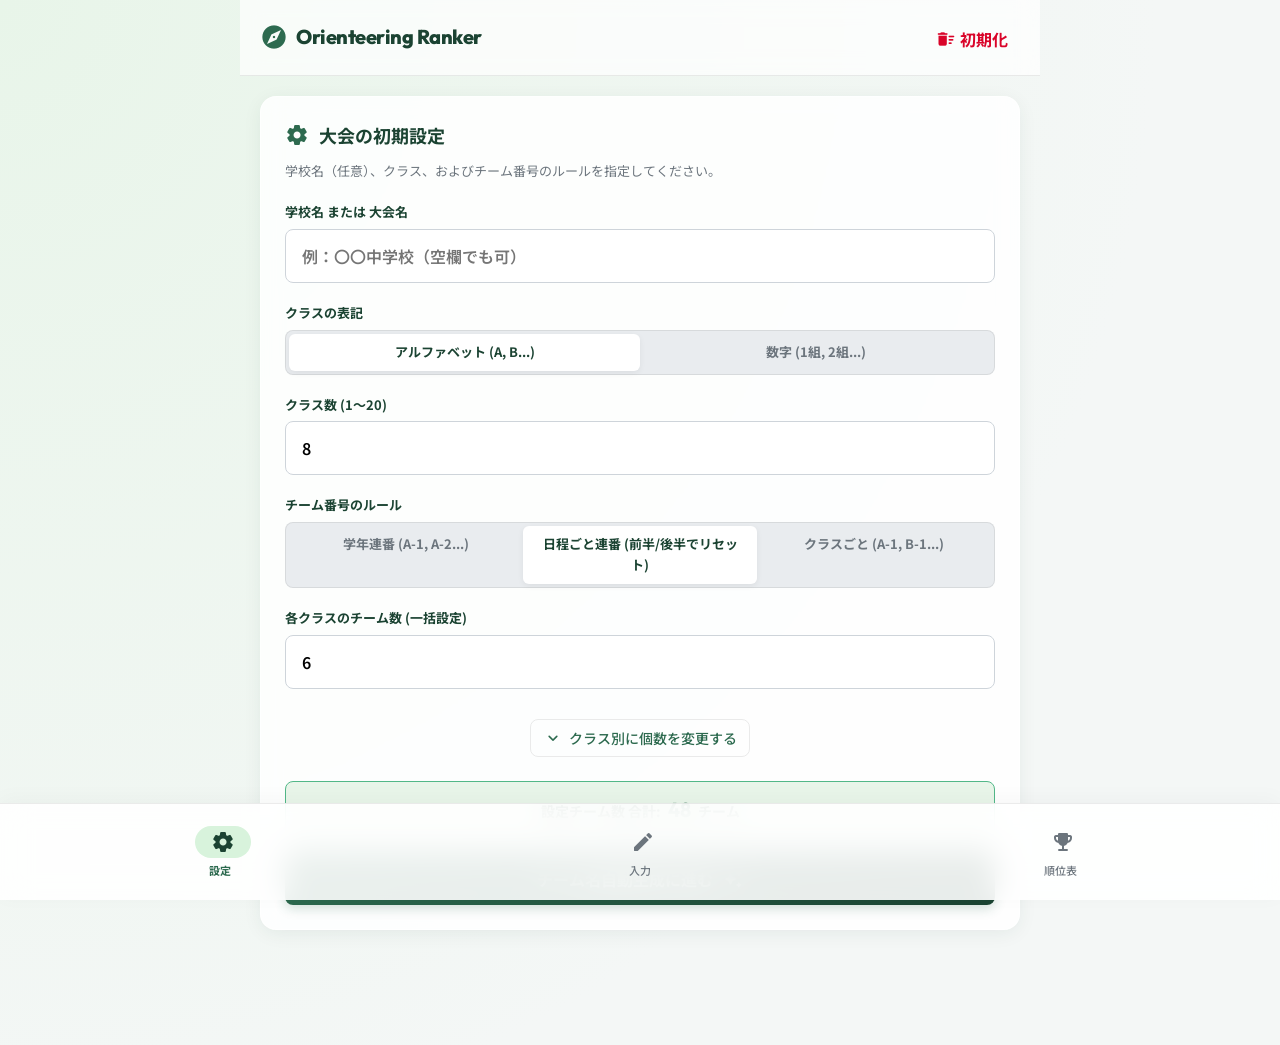
<file: オリエンテーリングの集計/index.html>
<!DOCTYPE html>
<html lang="ja">
<head>
    <meta charset="UTF-8">
    <meta name="viewport" content="width=device-width, initial-scale=1.0, maximum-scale=1.0, user-scalable=no">
    <title>オリエンテーリング順位集計アプリ</title>
    <!-- iOS Web App & Favicon Icons -->
    <link rel="apple-touch-icon" href="apple-touch-icon.png">
    <link rel="icon" type="image/png" href="apple-touch-icon.png">
    <!-- Google Fonts: Outfit & Noto Sans JP -->
    <link rel="preconnect" href="https://fonts.googleapis.com">
    <link rel="preconnect" href="https://fonts.gstatic.com" crossorigin>
    <link href="https://fonts.googleapis.com/css2?family=Noto+Sans+JP:wght@400;500;700&family=Outfit:wght@400;600;800&display=swap" rel="stylesheet">
    <!-- Google Material Icons -->
    <link href="https://fonts.googleapis.com/icon?family=Material+Icons+Round" rel="stylesheet">
    <link rel="stylesheet" href="style.css?v=2.1">
</head>
<body>
    <div class="app-container">
        <!-- ヘッダー (印刷時は非表示) -->
        <header class="app-header no-print">
            <div class="header-logo">
                <span class="material-icons-round">explore</span>
                <h1>Orienteering Ranker</h1>
            </div>
            <div class="header-actions">
                <button id="btn-reset-all" class="btn-text-danger" title="データをすべてクリア">
                    <span class="material-icons-round">delete_sweep</span>
                    <span>初期化</span>
                </button>
            </div>
        </header>

        <!-- メインコンテンツ -->
        <main class="app-main">
            
            <!-- 1. 設定セクション -->
            <section id="sec-setup" class="app-section active no-print">
                <div class="card glass-card animate-fade-in">
                    <div class="card-header">
                        <span class="material-icons-round text-emerald">settings</span>
                        <h2>大会の初期設定</h2>
                    </div>
                    <p class="card-desc">学校名（任意）、クラス、およびチーム番号のルールを指定してください。</p>
                    
                    <!-- 学校名・大会名の入力 -->
                    <div class="form-group">
                        <label for="input-school-name">学校名 または 大会名</label>
                        <div class="input-number-wrapper">
                            <input type="text" id="input-school-name" placeholder="例：〇〇中学校（空欄でも可）">
                        </div>
                    </div>
                    
                    <!-- クラス表記の選択 -->
                    <div class="form-group">
                        <label>クラスの表記</label>
                        <div class="segmented-control">
                            <input type="radio" id="class-type-alpha" name="class-type" value="alpha" checked>
                            <label for="class-type-alpha">アルファベット (A, B...)</label>
                            
                            <input type="radio" id="class-type-num" name="class-type" value="num">
                            <label for="class-type-num">数字 (1組, 2組...)</label>
                        </div>
                    </div>

                    <!-- クラス数の設定 -->
                    <div class="form-group">
                        <label for="input-class-count-pc" class="pc-only">クラス数 (1〜20)</label>
                        <label for="input-class-count-mob" class="mobile-only">クラス数 (1〜20)</label>
                        <!-- PC用 -->
                        <div class="input-number-wrapper pc-only">
                            <input type="number" id="input-class-count-pc" min="1" max="20" value="8" inputmode="numeric">
                        </div>
                        <!-- スマホ用 -->
                        <div class="input-select-wrapper mobile-only">
                            <select id="input-class-count-mob" class="class-select-input">
                                <option value="1">1</option>
                                <option value="2">2</option>
                                <option value="3">3</option>
                                <option value="4">4</option>
                                <option value="5">5</option>
                                <option value="6">6</option>
                                <option value="7">7</option>
                                <option value="8" selected>8</option>
                                <option value="9">9</option>
                                <option value="10">10</option>
                                <option value="11">11</option>
                                <option value="12">12</option>
                                <option value="13">13</option>
                                <option value="14">14</option>
                                <option value="15">15</option>
                                <option value="16">16</option>
                                <option value="17">17</option>
                                <option value="18">18</option>
                                <option value="19">19</option>
                                <option value="20">20</option>
                            </select>
                        </div>
                    </div>

                    <!-- チーム番号のルール -->
                    <div class="form-group">
                        <label>チーム番号のルール</label>
                        <div class="segmented-control">
                            <input type="radio" id="number-rule-seq" name="number-rule" value="seq">
                            <label for="number-rule-seq">学年連番 (A-1, A-2...)</label>
                            
                            <input type="radio" id="number-rule-group" name="number-rule" value="group" checked>
                            <label for="number-rule-group">日程ごと連番 (前半/後半でリセット)</label>
                            
                            <input type="radio" id="number-rule-reset" name="number-rule" value="reset">
                            <label for="number-rule-reset">クラスごと (A-1, B-1...)</label>
                        </div>
                    </div>

                    <!-- 各クラスのチーム数設定（一括設定） -->
                    <div class="form-group">
                        <label for="input-bulk-team-count-pc" class="pc-only">各クラスのチーム数 (一括設定)</label>
                        <label for="input-bulk-team-count-mob" class="mobile-only">各クラスのチーム数 (一括設定)</label>
                        <!-- PC用 -->
                        <div class="input-number-wrapper pc-only">
                            <input type="number" id="input-bulk-team-count-pc" min="0" max="30" value="6" inputmode="numeric">
                        </div>
                        <!-- スマホ用 -->
                        <div class="input-select-wrapper mobile-only">
                            <select id="input-bulk-team-count-mob" class="class-select-input">
                                <option value="1">1</option>
                                <option value="2">2</option>
                                <option value="3">3</option>
                                <option value="4">4</option>
                                <option value="5">5</option>
                                <option value="6" selected>6</option>
                                <option value="7">7</option>
                                <option value="8">8</option>
                                <option value="9">9</option>
                                <option value="10">10</option>
                                <option value="11">11</option>
                                <option value="12">12</option>
                                <option value="13">13</option>
                                <option value="14">14</option>
                                <option value="15">15</option>
                                <option value="16">16</option>
                                <option value="17">17</option>
                                <option value="18">18</option>
                                <option value="19">19</option>
                                <option value="20">20</option>
                                <option value="21">21</option>
                                <option value="22">22</option>
                                <option value="23">23</option>
                                <option value="24">24</option>
                                <option value="25">25</option>
                                <option value="26">26</option>
                                <option value="27">27</option>
                                <option value="28">28</option>
                                <option value="29">29</option>
                                <option value="30">30</option>
                            </select>
                        </div>
                    </div>

                    <!-- クラス別のチーム数個別設定（アコーディオン） -->
                    <div class="form-group accordion-group">
                        <button type="button" id="btn-toggle-details" class="btn-text-secondary btn-accordion-toggle">
                            <span class="material-icons-round">expand_more</span>
                            <span>クラス別に個数を変更する</span>
                        </button>
                        <div id="div-class-details" class="class-details-content hidden">
                            <div id="list-class-team-counts" class="class-team-counts-list">
                                <!-- 動的にチーム数入力欄がここに表示されます -->
                            </div>
                        </div>
                    </div>

                    <!-- 設定チーム数の合計表示 -->
                    <div class="form-group total-teams-display">
                        <div class="total-teams-badge">
                            <span>設定チーム数 合計: </span>
                            <strong id="span-total-teams">0</strong>
                            <span> チーム</span>
                        </div>
                    </div>
                    
                    <button id="btn-start-setup" class="btn-primary btn-block">
                        <span>チーム名自動生成に進む</span>
                        <span class="material-icons-round">auto_awesome</span>
                    </button>
                </div>

                <!-- チーム名カスタム設定 (チーム数決定後に表示) -->
                <div id="div-team-names-setup" class="card glass-card animate-fade-in hidden">
                    <div class="card-header">
                        <span class="material-icons-round text-emerald">edit_note</span>
                        <h2>チーム名のカスタマイズ</h2>
                    </div>
                    <p class="card-desc">必要に応じてチーム名を変更してください（例：1組A、青グループ など）。</p>
                    
                    <div id="list-team-names" class="grid-inputs">
                        <!-- 動的にチーム名入力欄が追加されます -->
                    </div>

                    <div class="card-footer">
                        <button id="btn-confirm-names" class="btn-primary btn-block">
                            <span>得点入力に進む</span>
                            <span class="material-icons-round">edit</span>
                        </button>
                    </div>
                </div>
            </section>

            <!-- 2. 入力セクション -->
            <section id="sec-input" class="app-section no-print">
                <div class="section-title">
                    <span class="material-icons-round text-emerald">edit_square</span>
                    <h2>得点入力</h2>
                </div>
                <p class="section-desc">各チームの「基本」「特別」「マイナス」を入力します。合計点は自動計算されます。</p>

                <div class="search-bar-container">
                    <div class="search-input-wrapper">
                        <span class="material-icons-round search-icon">search</span>
                        <input type="text" id="input-search-team" placeholder="チーム名で検索...">
                    </div>
                    <div class="filter-group-container">
                        <button type="button" class="btn-filter-group active" data-filter="all">すべて</button>
                        <button type="button" class="btn-filter-group" data-filter="1">前半日程</button>
                        <button type="button" class="btn-filter-group" data-filter="2">後半日程</button>
                    </div>
                </div>

                <div id="list-score-inputs" class="score-card-grid">
                    <!-- 動的に得点入力用カードが追加されます -->
                </div>

                <div class="floating-actions">
                    <button id="btn-go-to-ranking" class="btn-success btn-floating">
                        <span>集計・順位表を表示</span>
                        <span class="material-icons-round">emoji_events</span>
                    </button>
                </div>
            </section>

            <!-- 3. ランキング・印刷セクション -->
            <section id="sec-ranking" class="app-section">
                <!-- 印刷時にのみ表示されるA4ヘッダー -->
                <div class="print-header">
                    <h2 id="print-school-name">結果順位表</h2>
                    <h3 id="print-ranking-subtitle" class="print-subtitle">総合</h3>
                    <p class="print-date" id="print-current-date"></p>
                </div>

                <div class="ranking-actions no-print">
                    <button id="btn-print" class="btn-primary">
                        <span class="material-icons-round">print</span>
                        <span>A4印刷 (PDF出力)</span>
                    </button>
                    <button id="btn-export-csv" class="btn-success">
                        <span class="material-icons-round">download</span>
                        <span>CSV出力</span>
                    </button>
                </div>

                <!-- 順位表の表示切り替えタブ (印刷時は非表示) -->
                <div class="ranking-tabs-container no-print">
                    <button class="ranking-tab active" data-filter="all">総合順位</button>
                    <button class="ranking-tab" data-filter="1">前半（日程1）順位</button>
                    <button class="ranking-tab" data-filter="2">後半（日程2）順位</button>
                </div>

                <div class="card ranking-card">
                    <div class="table-container">
                        <table id="table-ranking" class="styled-table">
                            <thead>
                                <tr>
                                    <th class="col-rank">順位</th>
                                    <th class="col-team">チーム名</th>
                                    <th class="col-score text-right">基本課題</th>
                                    <th class="col-score text-right">特別課題</th>
                                    <th class="col-score text-right text-danger">マイナス</th>
                                    <th class="col-total text-right">合計点</th>
                                </tr>
                            </thead>
                            <tbody id="body-ranking">
                                <!-- 動的に順位表データが追加されます -->
                            </tbody>
                        </table>
                    </div>
                </div>
            </section>
        </main>

        <!-- ボトムナビゲーション (スマホ用、印刷時は非表示) -->
        <nav class="app-nav no-print">
            <button class="nav-item active" data-target="sec-setup">
                <span class="material-icons-round">settings</span>
                <span>設定</span>
            </button>
            <button class="nav-item" data-target="sec-input" id="nav-item-input">
                <span class="material-icons-round">edit</span>
                <span>入力</span>
            </button>
            <button class="nav-item" data-target="sec-ranking" id="nav-item-ranking">
                <span class="material-icons-round">emoji_events</span>
                <span>順位表</span>
            </button>
        </nav>
    </div>

    <!-- ダイアログ / モーダル (初期化確認用) -->
    <div id="modal-confirm" class="modal-overlay hidden no-print">
        <div class="modal-card">
            <div class="modal-header">
                <span class="material-icons-round text-danger">warning</span>
                <h3>全データを初期化しますか？</h3>
            </div>
            <div class="modal-body">
                <p>現在入力されているすべてのチーム情報、および得点データが消去されます。この操作は取り消せません。</p>
            </div>
            <div class="modal-footer">
                <button id="btn-confirm-cancel" class="btn-secondary">キャンセル</button>
                <button id="btn-confirm-delete" class="btn-danger">初期化する</button>
            </div>
        </div>
    </div>

    <script src="app.js?v=2.1"></script>
</body>
</html>
</file>
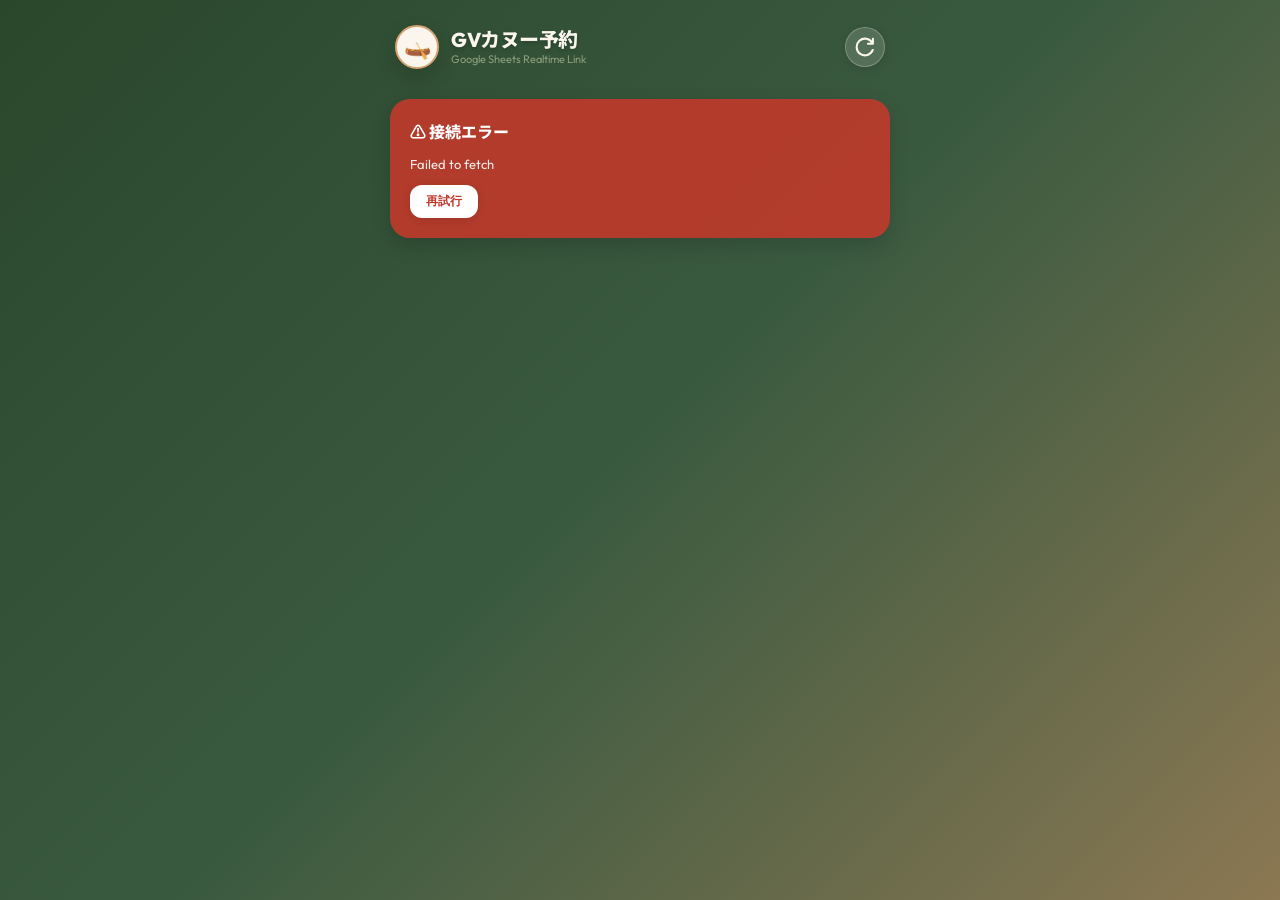
<file: GV予約確認サイト/static/index.html>
<!DOCTYPE html>
<html lang="ja">
<head>
    <meta charset="UTF-8">
    <meta name="viewport" content="width=device-width, initial-scale=1.0, maximum-scale=1.0, user-scalable=no, viewport-fit=cover">
    <title>GVカヌー予約確認</title>
    
    <!-- PWA Meta Tags -->
    <meta name="theme-color" content="#2d5a27">
    <meta name="description" content="GVカヌースケジュールをリアルタイムで確認できるモバイルアプリ">
    <meta name="apple-mobile-web-app-capable" content="yes">
    <meta name="apple-mobile-web-app-status-bar-style" content="black-translucent">
    <meta name="apple-mobile-web-app-title" content="GV予約確認">
    
    <!-- Apple Touch Icon -->
    <link rel="apple-touch-icon" href="icon.png">
    <link rel="icon" type="image/png" href="icon.png">
    <link rel="manifest" href="manifest.json?v=2">

    <!-- Google Fonts -->
    <link rel="preconnect" href="https://fonts.googleapis.com">
    <link rel="preconnect" href="https://fonts.gstatic.com" crossorigin>
    <link href="https://fonts.googleapis.com/css2?family=Outfit:wght@300;400;600;800&family=Noto+Sans+JP:wght@300;400;700&display=swap" rel="stylesheet">

    <style>
        :root {
            /* アースカラーのパレット定義 */
            --bg-gradient: linear-gradient(135deg, #2a472c 0%, #3a5a40 50%, #8c7853 100%);
            --color-primary: #3a5a40;      /* フォレストグリーン */
            --color-primary-dark: #2f4835;
            --color-secondary: #a3b18a;    /* セージグリーン */
            --color-accent: #d4a373;       /* 温かみのあるブラウン・イエロー */
            --color-accent-dark: #bc8a5f;
            --color-earth-brown: #5c4d3c;  /* 樹木のような茶色 */
            --color-cream: #faf6ee;        /* 優しいクリーム色 */
            --color-text-dark: #2f3e30;
            --color-text-light: #ffffff;
            --shadow-sm: 0 2px 8px rgba(0, 0, 0, 0.1);
            --shadow-md: 0 8px 20px rgba(0, 0, 0, 0.15);
            --shadow-lg: 0 12px 30px rgba(0, 0, 0, 0.25);
            --border-radius-sm: 12px;
            --border-radius-md: 20px;
            --border-radius-lg: 28px;
            --safe-area-inset-top: env(safe-area-inset-top, 0px);
            --safe-area-inset-bottom: env(safe-area-inset-bottom, 0px);
        }

        * {
            margin: 0;
            padding: 0;
            box-sizing: border-box;
            -webkit-tap-highlight-color: transparent;
        }

        body {
            font-family: 'Outfit', 'Noto Sans JP', sans-serif;
            background: var(--bg-gradient);
            background-attachment: fixed;
            color: var(--color-cream);
            min-height: 100vh;
            padding: calc(var(--safe-area-inset-top) + 15px) 15px calc(var(--safe-area-inset-bottom) + 25px) 15px;
            display: flex;
            flex-direction: column;
            align-items: center;
        }

        .app-container {
            width: 100%;
            max-width: 500px;
            display: flex;
            flex-direction: column;
            gap: 20px;
        }

        /* ヘッダーデザイン */
        .app-header {
            display: flex;
            justify-content: space-between;
            align-items: center;
            padding: 10px 5px;
        }

        .brand {
            display: flex;
            align-items: center;
            gap: 12px;
        }

        .brand-logo {
            width: 44px;
            height: 44px;
            border-radius: 50%;
            background-color: var(--color-cream);
            padding: 2px;
            box-shadow: var(--shadow-md);
            border: 2px solid var(--color-accent);
            display: flex;
            align-items: center;
            justify-content: center;
            font-size: 22px;
        }

        .brand-text h1 {
            font-size: 20px;
            font-weight: 800;
            letter-spacing: -0.5px;
            color: var(--color-cream);
            text-shadow: 0 2px 4px rgba(0,0,0,0.2);
            line-height: 1.2;
        }

        .brand-text p {
            font-size: 11px;
            font-weight: 400;
            opacity: 0.8;
            color: var(--color-secondary);
        }

        /* 更新ボタン */
        .btn-refresh {
            background: rgba(250, 246, 238, 0.15);
            border: 1px solid rgba(250, 246, 238, 0.25);
            color: var(--color-cream);
            width: 40px;
            height: 40px;
            border-radius: 50%;
            display: flex;
            align-items: center;
            justify-content: center;
            cursor: pointer;
            backdrop-filter: blur(10px);
            transition: all 0.3s cubic-bezier(0.4, 0, 0.2, 1);
            box-shadow: var(--shadow-sm);
        }

        .btn-refresh:active {
            transform: scale(0.9) rotate(-180deg);
            background: rgba(250, 246, 238, 0.3);
        }

        .btn-refresh svg {
            width: 20px;
            height: 20px;
            fill: none;
            stroke: currentColor;
            stroke-width: 2.5;
            stroke-linecap: round;
            stroke-linejoin: round;
        }

        .btn-refresh.spinning svg {
            animation: spin 1s linear infinite;
        }

        @keyframes spin {
            100% { transform: rotate(360deg); }
        }

        /* クイック日付選択（スライドカード） */
        .date-picker-section {
            display: flex;
            flex-direction: column;
            gap: 10px;
        }

        .section-label {
            font-size: 13px;
            font-weight: 700;
            color: var(--color-secondary);
            text-transform: uppercase;
            letter-spacing: 1px;
            padding-left: 5px;
        }

        .quick-dates-container {
            display: flex;
            gap: 10px;
            overflow-x: auto;
            padding: 5px 5px 12px 5px;
            scroll-behavior: smooth;
            -webkit-overflow-scrolling: touch;
            width: calc(100% + 10px);
            margin-left: -5px;
        }

        .quick-dates-container::-webkit-scrollbar {
            display: none;
        }

        .date-card {
            flex: 0 0 75px;
            height: 85px;
            background: rgba(250, 246, 238, 0.08);
            border: 1px solid rgba(250, 246, 238, 0.12);
            border-radius: var(--border-radius-sm);
            display: flex;
            flex-direction: column;
            align-items: center;
            justify-content: center;
            cursor: pointer;
            backdrop-filter: blur(5px);
            transition: all 0.25s ease;
            box-shadow: var(--shadow-sm);
        }

        .date-card:active {
            transform: scale(0.95);
        }

        .date-card.active {
            background: var(--color-accent);
            border-color: var(--color-accent);
            color: var(--color-earth-brown);
            transform: translateY(-4px);
            box-shadow: var(--shadow-md);
        }

        .date-card .month-day {
            font-size: 16px;
            font-weight: 800;
        }

        .date-card .weekday {
            font-size: 10px;
            font-weight: 700;
            margin-top: 4px;
            opacity: 0.8;
            padding: 2px 6px;
            border-radius: 8px;
            background: rgba(0,0,0,0.1);
        }

        .date-card.active .weekday {
            background: rgba(255,255,255,0.4);
            color: var(--color-earth-brown);
        }

        /* セレクトボックス（全日付用） */
        .select-wrapper {
            position: relative;
            width: 100%;
        }

        select {
            width: 100%;
            padding: 16px 20px;
            font-size: 16px;
            font-family: inherit;
            font-weight: 700;
            color: var(--color-text-dark);
            background-color: var(--color-cream);
            border: none;
            border-radius: var(--border-radius-md);
            cursor: pointer;
            appearance: none;
            box-shadow: var(--shadow-md);
            transition: all 0.3s ease;
        }

        select:focus {
            outline: none;
            box-shadow: 0 0 0 3px rgba(212, 163, 115, 0.4);
        }

        .select-wrapper::after {
            content: "▼";
            font-size: 12px;
            color: var(--color-earth-brown);
            position: absolute;
            right: 20px;
            top: 50%;
            transform: translateY(-50%);
            pointer-events: none;
        }

        /* 詳細表示カード */
        .event-details-card {
            background: var(--color-cream);
            color: var(--color-text-dark);
            border-radius: var(--border-radius-lg);
            box-shadow: var(--shadow-lg);
            overflow: hidden;
            display: none;
            animation: slideUp 0.4s cubic-bezier(0.16, 1, 0.3, 1);
            border: 1px solid rgba(255, 255, 255, 0.5);
        }

        .event-details-card.show {
            display: block;
        }

        @keyframes slideUp {
            from {
                opacity: 0;
                transform: translateY(20px);
            }
            to {
                opacity: 1;
                transform: translateY(0);
            }
        }

        /* カードヘッダー（日付と開始時間） */
        .card-header {
            background: linear-gradient(135deg, var(--color-primary) 0%, var(--color-primary-dark) 100%);
            color: var(--color-cream);
            padding: 24px;
            position: relative;
        }

        .card-date-badge {
            display: flex;
            align-items: baseline;
            gap: 8px;
            margin-bottom: 8px;
        }

        .card-date {
            font-size: 24px;
            font-weight: 800;
            letter-spacing: -0.5px;
        }

        .card-time {
            position: absolute;
            right: 24px;
            top: 50%;
            transform: translateY(-50%);
            background: var(--color-accent);
            color: var(--color-earth-brown);
            padding: 8px 16px;
            border-radius: var(--border-radius-sm);
            font-size: 18px;
            font-weight: 800;
            box-shadow: var(--shadow-sm);
        }

        /* カード内容 */
        .card-body {
            padding: 24px;
            display: flex;
            flex-direction: column;
            gap: 20px;
        }

        .info-row {
            display: flex;
            align-items: center;
            gap: 15px;
            background: rgba(58, 90, 64, 0.05);
            padding: 14px 18px;
            border-radius: var(--border-radius-sm);
            border-left: 4px solid var(--color-primary);
        }

        .info-icon {
            font-size: 22px;
            width: 32px;
            text-align: center;
        }

        .info-content {
            display: flex;
            flex-direction: column;
        }

        .info-label {
            font-size: 11px;
            font-weight: 700;
            color: #7f8c8d;
            text-transform: uppercase;
            margin-bottom: 2px;
        }

        .info-value {
            font-size: 16px;
            font-weight: 700;
            color: var(--color-text-dark);
        }

        /* 参加人数（生徒・教員） */
        .people-container {
            display: grid;
            grid-template-columns: 1fr 1fr;
            gap: 12px;
        }

        .people-card {
            background: rgba(212, 163, 115, 0.1);
            border: 1px solid rgba(212, 163, 115, 0.2);
            border-radius: var(--border-radius-sm);
            padding: 12px 15px;
            display: flex;
            align-items: center;
            gap: 12px;
        }

        .people-card.students {
            border-left: 4px solid var(--color-accent);
        }

        .people-card.teachers {
            border-left: 4px solid var(--color-earth-brown);
        }

        .people-icon {
            font-size: 20px;
        }

        .people-count {
            font-size: 20px;
            font-weight: 800;
            color: var(--color-text-dark);
        }

        .people-label {
            font-size: 11px;
            font-weight: 700;
            color: #7f8c8d;
        }

        /* ガイド（出席者）セクション */
        .guides-section {
            display: flex;
            flex-direction: column;
            gap: 10px;
        }

        .guides-title {
            font-size: 13px;
            font-weight: 700;
            color: #7f8c8d;
            text-transform: uppercase;
            border-bottom: 1px solid rgba(0,0,0,0.08);
            padding-bottom: 6px;
        }

        .guides-grid {
            display: flex;
            flex-wrap: wrap;
            gap: 8px;
        }

        .guide-badge {
            background: var(--color-primary);
            color: var(--color-cream);
            padding: 8px 14px;
            border-radius: 50px;
            font-size: 13px;
            font-weight: 700;
            box-shadow: var(--shadow-sm);
            border: 1px solid rgba(255,255,255,0.1);
            display: flex;
            align-items: center;
            animation: popIn 0.3s cubic-bezier(0.175, 0.885, 0.32, 1.275) both;
        }

        @keyframes popIn {
            0% { transform: scale(0.8); opacity: 0; }
            100% { transform: scale(1); opacity: 1; }
        }

        .guide-badge.empty {
            background: #e0e0e0;
            color: #7f8c8d;
            box-shadow: none;
            border: none;
        }

        .guide-badge.leader {
            background: linear-gradient(135deg, var(--color-accent) 0%, var(--color-accent-dark) 100%);
            color: var(--color-earth-brown);
            border: 1px solid rgba(255, 255, 255, 0.4);
            box-shadow: 0 4px 12px rgba(212, 163, 115, 0.3);
            font-weight: 800;
        }

        .leader-icon {
            margin-right: 4px;
            font-size: 14px;
        }

        /* メモセクション */
        .memo-section {
            display: flex;
            flex-direction: column;
            gap: 8px;
            margin-top: 5px;
        }

        .memo-box {
            background: rgba(140, 120, 83, 0.08);
            border: 1px dashed rgba(140, 120, 83, 0.3);
            border-radius: var(--border-radius-sm);
            padding: 16px;
            font-size: 14px;
            line-height: 1.6;
            color: #555;
            min-height: 60px;
            white-space: pre-wrap;
        }

        .memo-box.empty {
            color: #aaa;
            font-style: italic;
            display: flex;
            align-items: center;
            justify-content: center;
        }

        /* ロード／エラーインジケータ */
        .loader-container {
            display: flex;
            flex-direction: column;
            align-items: center;
            justify-content: center;
            padding: 40px;
            gap: 15px;
        }

        .spinner {
            width: 48px;
            height: 48px;
            border: 4px solid rgba(250, 246, 238, 0.2);
            border-top-color: var(--color-accent);
            border-radius: 50%;
            animation: spin 1s linear infinite;
        }

        .status-message {
            font-size: 14px;
            opacity: 0.8;
            font-weight: 600;
        }

        .error-card {
            background: rgba(192, 57, 43, 0.9);
            color: white;
            border-radius: var(--border-radius-md);
            padding: 20px;
            box-shadow: var(--shadow-md);
            display: none;
            flex-direction: column;
            gap: 12px;
            animation: slideUp 0.3s ease;
        }

        .error-card.show {
            display: flex;
        }

        .error-card h3 {
            font-size: 16px;
            font-weight: 800;
        }

        .error-card p {
            font-size: 13px;
            line-height: 1.4;
            opacity: 0.9;
        }

        .btn-retry {
            align-self: flex-start;
            background: white;
            color: #c0392b;
            border: none;
            padding: 8px 16px;
            border-radius: var(--border-radius-sm);
            font-size: 12px;
            font-weight: 700;
            cursor: pointer;
            box-shadow: var(--shadow-sm);
        }

        .btn-retry:active {
            transform: scale(0.95);
        }

        /* 複数イベント切り替えドット */
        .event-pagination {
            display: flex;
            justify-content: center;
            gap: 8px;
            margin-top: 10px;
        }

        .page-dot {
            width: 8px;
            height: 8px;
            border-radius: 50%;
            background: rgba(250, 246, 238, 0.4);
            cursor: pointer;
            transition: all 0.3s ease;
        }

        .page-dot.active {
            background: var(--color-accent);
            transform: scale(1.3);
        }
    </style>
</head>
<body>

    <div class="app-container">
        
        <!-- ヘッダー -->
        <header class="app-header">
            <div class="brand">
                <div class="brand-logo">🛶</div>
                <div class="brand-text">
                    <h1>GVカヌー予約</h1>
                    <p>Google Sheets Realtime Link</p>
                </div>
            </div>
            <button class="btn-refresh" id="refreshBtn" title="手動更新">
                <svg viewBox="0 0 24 24">
                    <path d="M21.5 2v6h-6M21.34 15.57a10 10 0 1 1-.57-8.38l.57-.57"></path>
                </svg>
            </button>
        </header>

        <!-- ロード表示 -->
        <div class="loader-container" id="mainLoader">
            <div class="spinner"></div>
            <div class="status-message" id="loaderText">データをロード中...</div>
        </div>

        <!-- エラー表示 -->
        <div class="error-card" id="errorCard">
            <h3>⚠️ 接続エラー</h3>
            <p id="errorText">スプレッドシートの読み込みに失敗しました。共有設定が「リンクを知っている人は閲覧可能」になっているかご確認ください。</p>
            <button class="btn-retry" id="retryBtn">再試行</button>
        </div>

        <!-- メインコンテンツ (データ読み込み完了後に表示) -->
        <main class="date-picker-section" id="mainContent" style="display: none;">
            <span class="section-label">日付の選択</span>
            
            <!-- クイック日付選択（直近の日付） -->
            <div class="quick-dates-container" id="quickDates">
                <!-- JSで動的に追加されます -->
            </div>

            <!-- 全日付用セレクトボックス -->
            <div class="select-wrapper">
                <select id="dateSelect">
                    <option value="">-- すべての日付から選択 --</option>
                </select>
            </div>
        </main>

        <!-- イベント詳細カード -->
        <div class="event-details-card" id="eventCard">
            <div id="eventCardContent">
                <!-- JSで動的に詳細がレンダリングされます -->
            </div>
            
            <!-- 1日に複数イベントがある場合のページネーション -->
            <div class="event-pagination" id="eventPagination" style="display: none;">
                <!-- ドットが動的に追加されます -->
            </div>
        </div>

    </div>

    <script>
        // Google Sheets 設定
        const SPREADSHEET_ID = "14w-lnEjJjbXw_kpBYDJTov7GjpFtb1ENHr0K6X4q-EM";
        const SHEET_NAME = "2026年";
        const CSV_URL = `https://docs.google.com/spreadsheets/d/${SPREADSHEET_ID}/gviz/tq?tqx=out:csv&sheet=${encodeURIComponent(SHEET_NAME)}`;

        // 出席者名（ガイド）定義
        const ATTENDEES = ["哲さん", "英さん", "羽山さん", "Rez", "バボちゃん", "五島", "FW（どんどん）", "FW（ゆげっち）"];

        // アプリの状態
        let allEvents = [];
        let allDates = [];
        let selectedDate = "";
        let currentEventIndex = 0; // 同一日に複数イベントがある場合のインデックス

        // DOMの取得
        const mainLoader = document.getElementById('mainLoader');
        const loaderText = document.getElementById('loaderText');
        const errorCard = document.getElementById('errorCard');
        const errorText = document.getElementById('errorText');
        const retryBtn = document.getElementById('retryBtn');
        const refreshBtn = document.getElementById('refreshBtn');
        const mainContent = document.getElementById('mainContent');
        const dateSelect = document.getElementById('dateSelect');
        const quickDates = document.getElementById('quickDates');
        const eventCard = document.getElementById('eventCard');
        const eventCardContent = document.getElementById('eventCardContent');
        const eventPagination = document.getElementById('eventPagination');

        // イベントリスナー
        document.addEventListener('DOMContentLoaded', initApp);
        retryBtn.addEventListener('click', () => loadData(true));
        refreshBtn.addEventListener('click', () => loadData(true));
        dateSelect.addEventListener('change', (e) => selectDate(e.target.value, 'select'));

        // アプリ起動時の初期化
        async function initApp() {
            await loadData(false);
        }

        // スプレッドシートデータのロード
        async function loadData(force = false) {
            showLoader("スプレッドシートに接続中...");
            hideError();
            refreshBtn.classList.add('spinning');

            try {
                // キャッシュ回避のためタイムスタンプを付与
                const url = force ? `${CSV_URL}&t=${Date.now()}` : CSV_URL;
                const response = await fetch(url);
                if (!response.ok) throw new Error('Googleスプレッドシートへの接続に失敗しました');

                const csvText = await response.text();
                const values = parseCSV(csvText);

                if (!values || values.length < 2) {
                    throw new Error('スプレッドシートから有効なデータが見つかりませんでした');
                }

                allEvents = parseEventData(values);
                
                // ユニークな日付一覧を取得してソート
                allDates = [...new Set(allEvents.map(e => e.date).filter(Boolean))];
                // 日付を日付の若い順（昇順）に適切にソート
                allDates.sort((a, b) => {
                    const dateA = parseToDate(a);
                    const dateB = parseToDate(b);
                    if (dateA && dateB) {
                        return dateA - dateB;
                    }
                    return a.localeCompare(b);
                });

                if (allDates.length === 0) {
                    throw new Error('スケジュール日付が見つかりませんでした');
                }

                // UIの構築
                buildDatePickerUI();
                
                hideLoader();
                mainContent.style.display = 'flex';
                
                // 初期選択：今日の日付に最も近い日付、または最初の日付
                selectNearestDate();

            } catch (error) {
                console.error("Error loading data:", error);
                showError(error.message);
                hideLoader();
            } finally {
                refreshBtn.classList.remove('spinning');
            }
        }

        // CSVパーサー（ダブルクォーテーションを正しく処理）
        function parseCSV(text) {
            const lines = [];
            let row = [""];
            let inQuotes = false;
            
            for (let i = 0; i < text.length; i++) {
                let c = text[i];
                let next = text[i+1];
                
                if (c === '"') {
                    if (inQuotes && next === '"') {
                        row[row.length - 1] += '"';
                        i++;
                    } else {
                        inQuotes = !inQuotes;
                    }
                } else if (c === ',') {
                    if (inQuotes) {
                        row[row.length - 1] += ',';
                    } else {
                        row.push("");
                    }
                } else if (c === '\r' || c === '\n') {
                    if (inQuotes) {
                        row[row.length - 1] += c;
                    } else {
                        if (c === '\r' && next === '\n') {
                            i++;
                        }
                        lines.push(row.map(cell => cell.trim()));
                        row = [""];
                    }
                } else {
                    row[row.length - 1] += c;
                }
            }
            if (row.length > 1 || row[0] !== "") {
                lines.push(row.map(cell => cell.trim()));
            }
            return lines;
        }

        // スプレッドシートデータのパース
        function parseEventData(values) {
            const headers = values[0];
            
            // デフォルトインデックス
            let dateIdx = 1;      // 日付列は通常2列目 (B列、0-indexedで1)
            let timeIdx = 2;      // 開始時間は通常3列目 (C列、0-indexedで2)
            let schoolIdx = 3;    // 学校名は通常4列目 (D列、0-indexedで3)
            let studentsIdx = 4;  // 生徒数は通常5列目 (E列、0-indexedで4)
            let teachersIdx = 5;  // 教員数は通常6列目 (F列、0-indexedで5)
            
            // ヘッダー名から正確なインデックスを動的に検索
            for (let i = 0; i < headers.length; i++) {
                const header = headers[i].trim();
                if (header.includes("日付")) dateIdx = i;
                else if (header.includes("開始") || header.includes("時間")) timeIdx = i;
                else if (header.includes("学校") || header.includes("団体")) schoolIdx = i;
                else if (header.includes("生徒") || header.includes("児童") || header.includes("人数")) studentsIdx = i;
                else if (header.includes("教員") || header.includes("引率") || header.includes("先生")) teachersIdx = i;
            }

            // 各ガイドがどの列にいるかを動的にマッピング
            const guideCols = {};
            
            // 実際のCSVにおけるガイドの正しい並び順（インデックス8から）
            const defaultGuideOrder = [
                { name: "哲さん", defaultIdx: 8 },
                { name: "羽山さん", defaultIdx: 9 },
                { name: "英さん", defaultIdx: 10 },
                { name: "Rez", defaultIdx: 11 },
                { name: "バボちゃん", defaultIdx: 12 },
                { name: "五島", defaultIdx: 13 },
                { name: "FW（どんどん）", defaultIdx: 14 },
                { name: "FW（ゆげっち）", defaultIdx: 15 }
            ];

            // 1. ヘッダー名から動的に一致する列を探す
            ATTENDEES.forEach(name => {
                const cleanName = name.replace("さん", "").replace(/（.*）/, "").trim();
                const idx = headers.findIndex(h => {
                    const cleanH = h.trim();
                    if (!cleanH) return false;
                    return cleanH.includes(cleanName) || cleanName.includes(cleanH);
                });
                if (idx !== -1) {
                    guideCols[name] = idx;
                }
            });

            // 2. 見つからなかったガイドについて、実際のCSVの並び順（デフォルト位置）を適用
            defaultGuideOrder.forEach(item => {
                if (guideCols[item.name] === undefined) {
                    guideCols[item.name] = item.defaultIdx;
                }
            });

            // 運営リーダー列を特定
            let leaderIdx = -1;
            for (let i = 0; i < headers.length; i++) {
                const h = headers[i].trim();
                if (h.includes("運営リーダー") || h.includes("リーダー")) {
                    leaderIdx = i;
                    break;
                }
            }
            if (leaderIdx === -1) {
                leaderIdx = 19; // デフォルトはT列（20列目、0-indexedで19）
            }

            // メモ列を特定
            let memoIdx = -1;
            for (let i = 0; i < headers.length; i++) {
                const h = headers[i].trim();
                if (h.includes("メモ") || h.includes("備考") || h.includes("連絡") || h === "メ" || h === "モ") {
                    memoIdx = i;
                    break;
                }
            }
            if (memoIdx === -1) {
                memoIdx = 20; // デフォルトはU列（21列目）
            }

            const events = [];
            
            for (let i = 1; i < values.length; i++) {
                const row = values[i];
                if (row.length <= dateIdx) continue;

                const dateVal = row[dateIdx].trim();
                if (!dateVal) continue; // 日付空行はスキップ

                const timeVal = row[timeIdx] ? row[timeIdx].trim() : "";
                const schoolVal = row[schoolIdx] ? row[schoolIdx].trim() : "";
                const studentsVal = row[studentsIdx] ? row[studentsIdx].trim() : "";
                const teachersVal = row[teachersIdx] ? row[teachersIdx].trim() : "";
                const memoVal = row[memoIdx] ? row[memoIdx].trim() : "";
                const leaderVal = row[leaderIdx] ? row[leaderIdx].trim() : "";

                // 出席者（○やOなどがついているメンバー）
                const attendees = [];
                ATTENDEES.forEach(name => {
                    const colIdx = guideCols[name];
                    if (colIdx < row.length) {
                        const cellVal = row[colIdx].trim();
                        // 大文字Oや○のほかに、トリムされた値が空欄でなく、不参加記号(×,-,~など)でもない場合も考慮する
                        const isAbsent = ["×", "x", "X", "-", "ー", "~", "―"].includes(cellVal) || cellVal === "";
                        const isPresent = ["○", "〇", "o", "O", "1", "OK", "出席", "ok"].includes(cellVal) || (!isAbsent);
                        if (isPresent) {
                            attendees.push(name);
                        }
                    }
                });

                events.push({
                    date: dateVal,
                    time: timeVal,
                    school: schoolVal,
                    students: studentsVal,
                    teachers: teachersVal,
                    attendees: attendees,
                    leader: leaderVal,
                    memo: memoVal
                });
            }

            return events;
        }

        // 日付選択UIの構築
        function buildDatePickerUI() {
            // 1. セレクトボックスのクリアと追加
            while (dateSelect.options.length > 1) {
                dateSelect.remove(1);
            }
            allDates.forEach(date => {
                const option = document.createElement('option');
                option.value = date;
                option.textContent = date;
                dateSelect.appendChild(option);
            });

            // 2. クイック日付選択（直近の未来のスケジュール6日間を表示）
            quickDates.innerHTML = "";
            
            // ブラウザを見た日（今日）以降のスケジュールを6個抽出して表示
            const today = new Date();
            today.setHours(0, 0, 0, 0); // 比較のために時間をクリア
            
            let displayDates = allDates.filter(d => {
                const dateObj = parseToDate(d);
                return dateObj && dateObj >= today;
            }).slice(0, 6);
            
            // もし未来の日付が1つもない（すべて過去のスケジュール）場合は、リストの最後（最新）から6個を表示
            if (displayDates.length === 0) {
                displayDates = allDates.slice(-6);
            }

            displayDates.forEach(date => {
                const card = document.createElement('div');
                card.className = 'date-card';
                card.dataset.date = date;
                
                // 日付をパースして表示用フォーマット（MM/DD等）に
                const parsedDate = parseDateString(date);
                
                const monthDaySpan = document.createElement('span');
                monthDaySpan.className = 'month-day';
                monthDaySpan.textContent = parsedDate.display;
                
                const weekdaySpan = document.createElement('span');
                weekdaySpan.className = 'weekday';
                weekdaySpan.textContent = parsedDate.weekday;
                
                card.appendChild(monthDaySpan);
                card.appendChild(weekdaySpan);
                
                card.addEventListener('click', () => selectDate(date, 'card'));
                quickDates.appendChild(card);
            });
        }

        // 日付の選択処理
        function selectDate(date, source = 'select') {
            if (!date) {
                eventCard.classList.remove('show');
                return;
            }

            selectedDate = date;
            currentEventIndex = 0;

            // UIの選択表示同期
            if (source === 'select') {
                // クイックカードの選択状態をクリア、該当カードがあればactiveに
                document.querySelectorAll('.date-card').forEach(card => {
                    if (card.dataset.date === date) {
                        card.classList.add('active');
                        card.scrollIntoView({ behavior: 'smooth', block: 'nearest', inline: 'center' });
                    } else {
                        card.classList.remove('active');
                    }
                });
            } else {
                // セレクトボックスの同期
                dateSelect.value = date;
                // クイックカードのactive化
                document.querySelectorAll('.date-card').forEach(card => {
                    if (card.dataset.date === date) {
                        card.classList.add('active');
                    } else {
                        card.classList.remove('active');
                    }
                });
            }

            renderEventDetails();
        }

        // 選択日付に近いものを自動選択
        function selectNearestDate() {
            if (allDates.length === 0) return;
            const today = new Date();
            today.setHours(0, 0, 0, 0); // 比較のために時間をリセット

            let nearestDate = allDates[0];
            
            // 今日以降で日付オブジェクトにパースできる未来の日付をフィルタリング
            const futureDates = allDates.filter(d => {
                const dateObj = parseToDate(d);
                return dateObj && dateObj >= today;
            });

            if (futureDates.length > 0) {
                // すでにソートされているので、最初の要素が今日以降で最も近い日付になります
                nearestDate = futureDates[0];
            } else {
                // 未来の日付がない場合は、最も今日に近い過去の日付（リストの最後）を選択
                nearestDate = allDates[allDates.length - 1];
            }
            
            selectDate(nearestDate, 'select');
        }

        // 該当日のイベント詳細をレンダリング
        function renderEventDetails() {
            const matchedEvents = allEvents.filter(e => e.date === selectedDate);
            
            if (matchedEvents.length === 0) {
                eventCard.classList.remove('show');
                return;
            }

            // 同一日内の現在インデックスのイベントを取得
            const event = matchedEvents[currentEventIndex];

            // ページネーション（複数イベント対応）の制御
            if (matchedEvents.length > 1) {
                eventPagination.style.display = 'flex';
                eventPagination.innerHTML = "";
                for (let i = 0; i < matchedEvents.length; i++) {
                    const dot = document.createElement('div');
                    dot.className = `page-dot ${i === currentEventIndex ? 'active' : ''}`;
                    dot.addEventListener('click', () => {
                        currentEventIndex = i;
                        renderEventDetails();
                    });
                    eventPagination.appendChild(dot);
                }
            } else {
                eventPagination.style.display = 'none';
            }

            // ガイドバッジの生成
            let guidesHtml = "";
            let attendeesList = [...(event.attendees || [])];
            const leaderName = event.leader ? event.leader.trim() : "";

            if (leaderName) {
                // 出席メンバーからリーダーを除去
                attendeesList = attendeesList.filter(name => name !== leaderName);
                // 先頭にリーダーを追加
                attendeesList.unshift(leaderName);
            }

            if (attendeesList.length > 0) {
                guidesHtml = attendeesList.map(name => {
                    if (name === leaderName) {
                        return `<span class="guide-badge leader"><span class="leader-icon">👑</span>${name}</span>`;
                    }
                    return `<span class="guide-badge">${name}</span>`;
                }).join('');
            } else {
                guidesHtml = `<span class="guide-badge empty">出席ガイドなし</span>`;
            }

            // メモのパース
            const memoHtml = event.memo && event.memo.trim() 
                ? `<div class="memo-box">${event.memo}</div>` 
                : `<div class="memo-box empty">メモや特記事項はありません。</div>`;

            // HTMLの挿入
            eventCardContent.innerHTML = `
                <div class="card-header">
                    <div class="card-date-badge">
                        <span class="card-date">${selectedDate}</span>
                    </div>
                    <span class="card-time">${event.time || '未定'}</span>
                </div>
                <div class="card-body">
                    <div class="info-row">
                        <span class="info-icon">🏫</span>
                        <div class="info-content">
                            <span class="info-label">団体名・学校名</span>
                            <span class="info-value">${event.school || '一般・個別予約等'}</span>
                        </div>
                    </div>
                    
                    <div class="people-container">
                        <div class="people-card students">
                            <span class="people-icon">🎒</span>
                            <div>
                                <div class="people-count">${event.students || '0'}</div>
                                <div class="people-label">生徒数</div>
                            </div>
                        </div>
                        <div class="people-card teachers">
                            <span class="people-icon">👨‍🏫</span>
                            <div>
                                <div class="people-count">${event.teachers || '0'}</div>
                                <div class="people-label">教員数</div>
                            </div>
                        </div>
                    </div>

                    <div class="guides-section">
                        <span class="guides-title">🛶 出席ガイド (${event.attendees ? event.attendees.length : 0}名)</span>
                        <div class="guides-grid">
                            ${guidesHtml}
                        </div>
                    </div>

                    <div class="memo-section">
                        <span class="guides-title">📝 スケジュールメモ</span>
                        ${memoHtml}
                    </div>
                </div>
            `;

            eventCard.classList.add('show');
        }

        // ユーティリティ: 今日の日付文字列を取得 (YYYY/MM/DD 等のスプレッドシートの日付形式に合わせる)
        function getTodayString() {
            const today = new Date();
            const y = today.getFullYear();
            const m = String(today.getMonth() + 1).padStart(2, '0');
            const d = String(today.getDate()).padStart(2, '0');
            
            // スプレッドシート内の日付書式に合わせるための仮の比較フォーマット
            return `${y}/${m}/${d}`; 
        }

        // ユーティリティ: スプレッドシートの日付文字列をJavaScript Dateオブジェクトに変換する
        // 対応形式: "2026/06/07", "6/7", "5月14日", "2026年5月14日" など
        function parseToDate(dateStr) {
            if (!dateStr) return null;
            const now = new Date();
            let year = 2026; // デフォルト設定（2026年度スケジュールのため2026固定）
            let month = -1;
            let day = -1;

            // 年の抽出
            const yearMatch = dateStr.match(/(\d{4})[/\-年]/);
            if (yearMatch) {
                year = parseInt(yearMatch[1], 10);
            }

            // 「月日」の抽出
            // 1. "5月14日" などの形式
            const jpMatch = dateStr.match(/(\d{1,2})月(\d{1,2})日/);
            if (jpMatch) {
                month = parseInt(jpMatch[1], 10) - 1;
                day = parseInt(jpMatch[2], 10);
            } else {
                // 2. "5/14" や "05-14" などのスラッシュ/ハイフン形式
                const cleanStr = dateStr.replace(/^\d{4}[/\-年]/, '');
                const slashMatch = cleanStr.match(/(\d{1,2})[/\-](\d{1,2})/);
                if (slashMatch) {
                    month = parseInt(slashMatch[1], 10) - 1;
                    day = parseInt(slashMatch[2], 10);
                }
            }

            if (month >= 0 && day > 0) {
                return new Date(year, month, day);
            }
            return null;
        }

        // ユーティリティ: スプレッドシートの日付文字列をパースして表示用パーツを生成
        // 例: "2026/06/07" や "5月14日" 等
        function parseDateString(dateStr) {
            let m = "";
            let d = "";
            
            const dateObj = parseToDate(dateStr);
            if (dateObj) {
                m = dateObj.getMonth() + 1;
                d = dateObj.getDate();
                const weekdays = ['日', '月', '火', '水', '木', '金', '土'];
                const w = weekdays[dateObj.getDay()];
                return {
                    display: `${m}/${d}`,
                    weekday: `${w}曜日`
                };
            }
            
            return { display: dateStr, weekday: '🛶' };
        }

        // UI表示制御ユーティリティ
        function showLoader(text) {
            loaderText.textContent = text;
            mainLoader.style.display = 'flex';
        }

        function hideLoader() {
            mainLoader.style.display = 'none';
        }

        function showError(msg) {
            errorText.textContent = msg;
            errorCard.classList.add('show');
            eventCard.classList.remove('show');
        }

        function hideError() {
            errorCard.classList.remove('show');
        }
    </script>
</body>
</html>
</file>
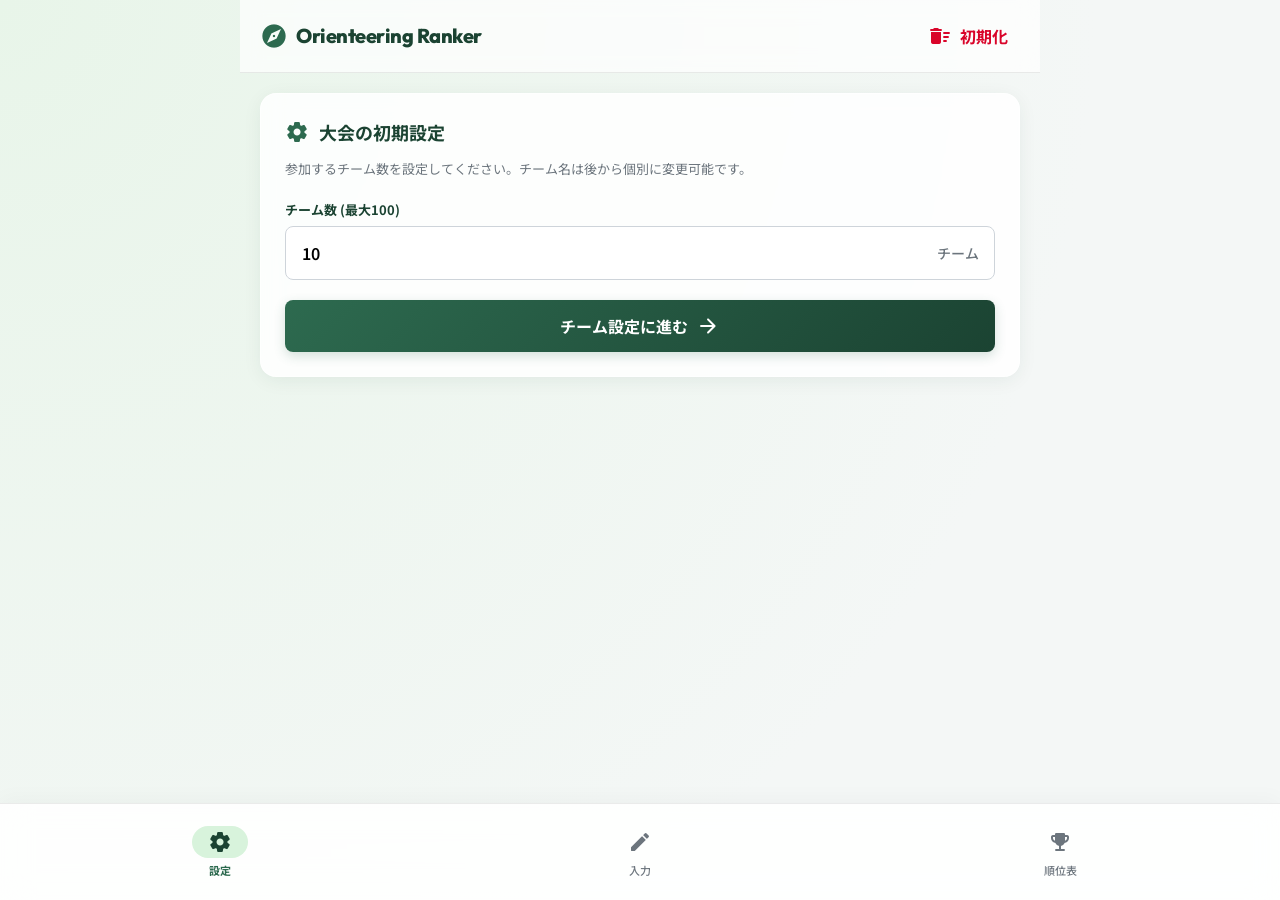
<file: まとめてZIP/orienteering/index.html>
<!DOCTYPE html>
<html lang="ja">
<head>
    <meta charset="UTF-8">
    <meta name="viewport" content="width=device-width, initial-scale=1.0, maximum-scale=1.0, user-scalable=no">
    <title>オリエンテーリング順位集計アプリ</title>
    <!-- Google Fonts: Outfit & Noto Sans JP -->
    <link rel="preconnect" href="https://fonts.googleapis.com">
    <link rel="preconnect" href="https://fonts.gstatic.com" crossorigin>
    <link href="https://fonts.googleapis.com/css2?family=Noto+Sans+JP:wght@400;500;700&family=Outfit:wght@400;600;800&display=swap" rel="stylesheet">
    <!-- Google Material Icons -->
    <link href="https://fonts.googleapis.com/icon?family=Material+Icons+Round" rel="stylesheet">
    <link rel="stylesheet" href="style.css">
</head>
<body>
    <div class="app-container">
        <!-- ヘッダー (印刷時は非表示) -->
        <header class="app-header no-print">
            <div class="header-logo">
                <span class="material-icons-round">explore</span>
                <h1>Orienteering Ranker</h1>
            </div>
            <div class="header-actions">
                <button id="btn-reset-all" class="btn-text-danger" title="データをすべてクリア">
                    <span class="material-icons-round">delete_sweep</span>
                    <span>初期化</span>
                </button>
            </div>
        </header>

        <!-- メインコンテンツ -->
        <main class="app-main">
            
            <!-- 1. 設定セクション -->
            <section id="sec-setup" class="app-section active no-print">
                <div class="card glass-card animate-fade-in">
                    <div class="card-header">
                        <span class="material-icons-round text-emerald">settings</span>
                        <h2>大会の初期設定</h2>
                    </div>
                    <p class="card-desc">参加するチーム数を設定してください。チーム名は後から個別に変更可能です。</p>
                    
                    <div class="form-group">
                        <label for="input-team-count">チーム数 (最大100)</label>
                        <div class="input-number-wrapper">
                            <input type="number" id="input-team-count" min="1" max="100" value="10" inputmode="numeric">
                            <span class="input-unit">チーム</span>
                        </div>
                    </div>
                    
                    <button id="btn-start-setup" class="btn-primary btn-block">
                        <span>チーム設定に進む</span>
                        <span class="material-icons-round">arrow_forward</span>
                    </button>
                </div>

                <!-- チーム名カスタム設定 (チーム数決定後に表示) -->
                <div id="div-team-names-setup" class="card glass-card animate-fade-in hidden">
                    <div class="card-header">
                        <span class="material-icons-round text-emerald">edit_note</span>
                        <h2>チーム名のカスタマイズ</h2>
                    </div>
                    <p class="card-desc">必要に応じてチーム名を変更してください（例：1組A、青グループ など）。</p>
                    
                    <div id="list-team-names" class="grid-inputs">
                        <!-- 動的にチーム名入力欄が追加されます -->
                    </div>

                    <div class="card-footer">
                        <button id="btn-confirm-names" class="btn-primary btn-block">
                            <span>得点入力に進む</span>
                            <span class="material-icons-round">edit</span>
                        </button>
                    </div>
                </div>
            </section>

            <!-- 2. 入力セクション -->
            <section id="sec-input" class="app-section no-print">
                <div class="section-title">
                    <span class="material-icons-round text-emerald">edit_square</span>
                    <h2>得点入力</h2>
                </div>
                <p class="section-desc">各チームの「基本」「特別」「マイナス」を入力します。合計点は自動計算されます。</p>

                <div class="search-bar-container">
                    <div class="search-input-wrapper">
                        <span class="material-icons-round search-icon">search</span>
                        <input type="text" id="input-search-team" placeholder="チーム名で検索...">
                    </div>
                </div>

                <div id="list-score-inputs" class="score-card-grid">
                    <!-- 動的に得点入力用カードが追加されます -->
                </div>

                <div class="floating-actions">
                    <button id="btn-go-to-ranking" class="btn-success btn-floating">
                        <span>集計・順位表を表示</span>
                        <span class="material-icons-round">emoji_events</span>
                    </button>
                </div>
            </section>

            <!-- 3. ランキング・印刷セクション -->
            <section id="sec-ranking" class="app-section">
                <!-- 印刷時にのみ表示されるA4ヘッダー -->
                <div class="print-header">
                    <h2>オリエンテーリング 結果順位表</h2>
                    <p class="print-date" id="print-current-date"></p>
                </div>

                <div class="ranking-actions no-print">
                    <button id="btn-back-to-input" class="btn-secondary">
                        <span class="material-icons-round">arrow_back</span>
                        <span>入力画面に戻る</span>
                    </button>
                    <button id="btn-print" class="btn-primary">
                        <span class="material-icons-round">print</span>
                        <span>A4印刷 (PDF出力)</span>
                    </button>
                </div>

                <div class="card ranking-card">
                    <div class="table-container">
                        <table id="table-ranking" class="styled-table">
                            <thead>
                                <tr>
                                    <th class="col-rank">順位</th>
                                    <th class="col-team">チーム名</th>
                                    <th class="col-score text-right">基本課題</th>
                                    <th class="col-score text-right">特別課題</th>
                                    <th class="col-score text-right text-danger">マイナス</th>
                                    <th class="col-total text-right">合計点</th>
                                </tr>
                            </thead>
                            <tbody id="body-ranking">
                                <!-- 動的に順位表データが追加されます -->
                            </tbody>
                        </table>
                    </div>
                </div>
            </section>
        </main>

        <!-- ボトムナビゲーション (スマホ用、印刷時は非表示) -->
        <nav class="app-nav no-print">
            <button class="nav-item active" data-target="sec-setup">
                <span class="material-icons-round">settings</span>
                <span>設定</span>
            </button>
            <button class="nav-item" data-target="sec-input" id="nav-item-input">
                <span class="material-icons-round">edit</span>
                <span>入力</span>
            </button>
            <button class="nav-item" data-target="sec-ranking" id="nav-item-ranking">
                <span class="material-icons-round">emoji_events</span>
                <span>順位表</span>
            </button>
        </nav>
    </div>

    <!-- ダイアログ / モーダル (初期化確認用) -->
    <div id="modal-confirm" class="modal-overlay hidden no-print">
        <div class="modal-card">
            <div class="modal-header">
                <span class="material-icons-round text-danger">warning</span>
                <h3>全データを初期化しますか？</h3>
            </div>
            <div class="modal-body">
                <p>現在入力されているすべてのチーム情報、および得点データが消去されます。この操作は取り消せません。</p>
            </div>
            <div class="modal-footer">
                <button id="btn-confirm-cancel" class="btn-secondary">キャンセル</button>
                <button id="btn-confirm-delete" class="btn-danger">初期化する</button>
            </div>
        </div>
    </div>

    <script src="app.js"></script>
</body>
</html>
</file>
<file: オリエンテーリングの集計/style.css>
/* ==========================================================================
   CSS Design Tokens & Core Variables
   ========================================================================== */
:root {
    /* Color Palette - Forest & Adventure Theme */
    --color-primary: #2d6a4f;      /* Emerald Green */
    --color-primary-dark: #1b4332; /* Deep Forest */
    --color-primary-light: #52b788;/* Minty Green */
    --color-secondary: #ffb703;    /* Gold (Awards/Rank 1) */
    --color-danger: #d90429;       /* Red for Penalties */
    --color-danger-light: #fdf0f0;
    --color-success: #2a9d8f;
    
    /* Neutral Colors */
    --bg-app: #f4f7f6;
    --bg-card: rgba(255, 255, 255, 0.85);
    --text-main: #2b2d42;
    --text-muted: #6c757d;
    --border-color: rgba(0, 0, 0, 0.08);
    
    /* Layout Details */
    --radius-sm: 8px;
    --radius-md: 16px;
    --radius-lg: 24px;
    --shadow-subtle: 0 4px 20px -2px rgba(27, 67, 50, 0.08);
    --shadow-medium: 0 8px 30px -4px rgba(27, 67, 50, 0.12);
    --transition-smooth: all 0.3s cubic-bezier(0.4, 0, 0.2, 1);
    
    /* Device Adaptation */
    --safe-area-bottom: env(safe-area-inset-bottom, 0px);
}

/* ==========================================================================
   Reset & Base Styles
   ========================================================================== */
* {
    box-sizing: border-box;
    margin: 0;
    padding: 0;
    -webkit-tap-highlight-color: transparent;
}

body {
    font-family: 'Noto Sans JP', -apple-system, BlinkMacSystemFont, sans-serif;
    background: radial-gradient(circle at 0% 0%, #e8f5e9 0%, var(--bg-app) 70%);
    color: var(--text-main);
    min-height: 100vh;
    line-height: 1.6;
    overflow-x: hidden;
}

input, button {
    font-family: inherit;
    font-size: 16px;
}

/* ==========================================================================
   App Layout
   ========================================================================== */
.app-container {
    max-width: 800px;
    margin: 0 auto;
    min-height: 100vh;
    display: flex;
    flex-direction: column;
    padding-bottom: calc(75px + var(--safe-area-bottom)); /* Navigation spacer */
}

/* Header */
.app-header {
    display: flex;
    justify-content: space-between;
    align-items: center;
    padding: 16px 20px;
    background: rgba(255, 255, 255, 0.7);
    backdrop-filter: blur(10px);
    border-bottom: 1px solid var(--border-color);
    position: sticky;
    top: 0;
    z-index: 100;
}

.header-logo {
    display: flex;
    align-items: center;
    gap: 8px;
}

.header-logo span {
    font-size: 28px;
    color: var(--color-primary);
}

.header-logo h1 {
    font-family: 'Outfit', sans-serif;
    font-size: 20px;
    font-weight: 800;
    color: var(--color-primary-dark);
    letter-spacing: -0.5px;
}

/* Navigation */
.app-nav {
    position: fixed;
    bottom: 0;
    left: 0;
    right: 0;
    background: rgba(255, 255, 255, 0.9);
    backdrop-filter: blur(15px);
    border-top: 1px solid var(--border-color);
    display: flex;
    justify-content: space-around;
    padding: 10px 10px calc(10px + var(--safe-area-bottom));
    z-index: 100;
    box-shadow: 0 -4px 20px rgba(0,0,0,0.03);
}

.nav-item {
    background: none;
    border: none;
    display: flex;
    flex-direction: column;
    align-items: center;
    gap: 4px;
    color: var(--text-muted);
    font-size: 11px;
    font-weight: 500;
    cursor: pointer;
    transition: var(--transition-smooth);
    flex: 1;
    max-width: 100px;
}

.nav-item span.material-icons-round {
    font-size: 24px;
    padding: 4px 16px;
    border-radius: 20px;
    transition: var(--transition-smooth);
}

.nav-item:hover {
    color: var(--color-primary);
}

.nav-item.active {
    color: var(--color-primary);
    font-weight: 700;
}

.nav-item.active span.material-icons-round {
    background-color: #d8f3dc;
    color: var(--color-primary-dark);
}

/* Sections & Views */
.app-main {
    flex: 1;
    padding: 20px;
}

.app-section {
    display: none;
}

.app-section.active {
    display: block;
}

/* ==========================================================================
   UI Components & Cards
   ========================================================================== */
.card {
    background: var(--bg-card);
    border-radius: var(--radius-md);
    border: 1px solid rgba(255, 255, 255, 0.6);
    padding: 24px;
    box-shadow: var(--shadow-subtle);
    margin-bottom: 20px;
    transition: var(--transition-smooth);
}

.glass-card {
    backdrop-filter: blur(10px);
}

.card:hover {
    box-shadow: var(--shadow-medium);
}

.card-header {
    display: flex;
    align-items: center;
    gap: 10px;
    margin-bottom: 12px;
}

.card-header h2 {
    font-size: 18px;
    color: var(--color-primary-dark);
    font-weight: 700;
}

.card-desc {
    font-size: 13px;
    color: var(--text-muted);
    margin-bottom: 20px;
}

/* Utility classes */
.text-emerald { color: var(--color-primary); }
.text-danger { color: var(--color-danger); }
.text-right { text-align: right; }
.hidden { display: none !important; }

/* Buttons */
button {
    border-radius: var(--radius-sm);
    font-weight: 700;
    cursor: pointer;
    display: inline-block;
    text-align: center;
    vertical-align: middle;
    transition: var(--transition-smooth);
    padding: 12px 20px;
    border: none;
    box-sizing: border-box;
    white-space: nowrap;
}

button span,
button .material-icons-round {
    display: inline-block !important;
    vertical-align: middle !important;
}

button .material-icons-round {
    margin-left: 6px;
    font-size: 20px;
}

.btn-primary {
    background: linear-gradient(135deg, var(--color-primary) 0%, var(--color-primary-dark) 100%);
    border: none;
    color: white;
    box-shadow: 0 4px 12px rgba(45, 106, 79, 0.2);
}

.btn-primary:active {
    transform: scale(0.98);
}

.btn-secondary {
    background: #e9ecef;
    border: 1px solid #dee2e6;
    color: #495057;
}

.btn-success {
    background: linear-gradient(135deg, var(--color-success) 0%, #1f7a6f 100%);
    border: none;
    color: white;
    box-shadow: 0 4px 12px rgba(42, 157, 143, 0.2);
}

.btn-danger {
    background: var(--color-danger);
    border: none;
    color: white;
}

.btn-text-danger {
    background: none;
    border: none;
    color: var(--color-danger);
    padding: 8px 12px;
}

.btn-text-danger:hover {
    background: var(--color-danger-light);
}

.btn-block {
    display: block !important;
    width: 100% !important;
    padding: 14px;
    box-sizing: border-box !important;
}

.btn-floating {
    box-shadow: 0 10px 25px rgba(42, 157, 143, 0.3);
    padding: 16px 24px;
    border-radius: var(--radius-lg);
    font-size: 15px;
}

.floating-actions {
    position: fixed;
    bottom: 90px;
    left: 50%;
    transform: translateX(-50%);
    z-index: 90;
    width: calc(100% - 40px);
    max-width: 760px;
    display: flex;
    justify-content: center;
}

/* Forms */
.form-group {
    margin-bottom: 20px;
}

.form-group label {
    display: block;
    font-size: 13px;
    font-weight: 700;
    color: var(--color-primary-dark);
    margin-bottom: 6px;
}

.input-number-wrapper {
    position: relative;
    display: flex;
    align-items: center;
}

.input-number-wrapper input {
    width: 100%;
    padding: 14px 16px;
    border-radius: var(--radius-sm);
    border: 1px solid #ced4da;
    outline: none;
    font-weight: 600;
    transition: var(--transition-smooth);
}

.input-number-wrapper input:focus {
    border-color: var(--color-primary);
    box-shadow: 0 0 0 3px rgba(45, 106, 79, 0.15);
}

.input-unit {
    position: absolute;
    right: 16px;
    color: var(--text-muted);
    font-weight: 500;
    font-size: 14px;
    pointer-events: none;
}

/* Grid layout for customization */
.grid-inputs {
    display: grid;
    grid-template-columns: repeat(auto-fill, minmax(160px, 1fr));
    gap: 12px;
    max-height: 350px;
    overflow-y: auto;
    padding: 4px;
    margin-bottom: 20px;
    border: 1px solid var(--border-color);
    border-radius: var(--radius-sm);
    background: rgba(0,0,0,0.01);
}

.grid-input-item {
    display: flex;
    flex-direction: column;
    gap: 4px;
}

.grid-input-item label {
    font-size: 11px;
    font-weight: 700;
    color: var(--text-muted);
}

.grid-input-item input {
    padding: 8px 12px;
    border-radius: var(--radius-sm);
    border: 1px solid #ced4da;
    font-size: 14px;
}

/* Accordion component */
.accordion-group {
    display: flex;
    flex-direction: column;
}

.btn-accordion-toggle {
    display: flex;
    align-items: center;
    justify-content: center;
    gap: 6px;
    background: transparent;
    color: var(--color-primary);
    font-weight: 500;
    font-size: 14px;
    padding: 8px 12px;
    border-radius: var(--radius-sm);
    border: 1px solid var(--border-color);
    margin: 10px auto 0 auto;
    width: fit-content;
}

.btn-accordion-toggle:hover {
    background: rgba(45, 106, 79, 0.05);
}

.btn-accordion-toggle.open .material-icons-round {
    transform: rotate(180deg);
}

.btn-accordion-toggle .material-icons-round {
    transition: transform 0.2s ease;
    margin-left: 0;
}

.class-details-content {
    margin-top: 12px;
    transition: var(--transition-smooth);
}

/* ==========================================================================
   Score Inputs Card & Grid
   ========================================================================== */
.section-title {
    display: flex;
    align-items: center;
    gap: 8px;
    margin-bottom: 4px;
}

.section-title h2 {
    font-size: 20px;
    color: var(--color-primary-dark);
}

.section-desc {
    font-size: 13px;
    color: var(--text-muted);
    margin-bottom: 16px;
}

/* Search Bar */
.search-bar-container {
    margin-bottom: 16px;
    position: sticky;
    top: 68px;
    z-index: 80;
    background: var(--bg-app);
    padding: 4px 0;
}

.search-input-wrapper {
    position: relative;
    display: flex;
    align-items: center;
}

.search-icon {
    position: absolute;
    left: 12px;
    color: var(--text-muted);
    pointer-events: none;
}

.search-input-wrapper input {
    width: 100%;
    padding: 12px 12px 12px 40px;
    border: 1px solid #ced4da;
    border-radius: var(--radius-sm);
    outline: none;
    box-shadow: var(--shadow-subtle);
    transition: var(--transition-smooth);
}

.search-input-wrapper input:focus {
    border-color: var(--color-primary);
    box-shadow: var(--shadow-medium);
}

/* Grid of Cards */
.score-card-grid {
    display: flex;
    flex-direction: column;
    gap: 12px;
    padding-bottom: 80px; /* space for floating action */
}

.score-card {
    background: var(--bg-card);
    border-radius: var(--radius-md);
    border: 1px solid rgba(255,255,255,0.7);
    padding: 14px 18px;
    display: flex;
    flex-direction: column;
    gap: 12px;
    box-shadow: var(--shadow-subtle);
    transition: var(--transition-smooth);
}

.score-card:focus-within {
    border-color: var(--color-primary-light);
    box-shadow: var(--shadow-medium);
    transform: translateY(-2px);
}

.score-card-header {
    display: flex;
    justify-content: space-between;
    align-items: center;
}

.team-number-badge {
    background: #e8f5e9;
    color: var(--color-primary);
    font-size: 11px;
    font-weight: 700;
    padding: 2px 8px;
    border-radius: 10px;
    font-family: 'Outfit', sans-serif;
}

.team-name-display {
    font-weight: 700;
    font-size: 16px;
    color: var(--color-primary-dark);
}

.score-card-inputs {
    display: grid;
    grid-template-columns: repeat(3, 1fr);
    gap: 8px;
}

.score-input-group {
    display: flex;
    flex-direction: column;
    gap: 4px;
}

.score-input-group label {
    font-size: 10px;
    font-weight: 700;
    color: var(--text-muted);
}

.score-input-group input {
    width: 100%;
    padding: 8px 10px;
    border: 1px solid #ced4da;
    border-radius: var(--radius-sm);
    text-align: right;
    font-weight: 600;
    outline: none;
    transition: var(--transition-smooth);
}

.score-input-group input:focus {
    border-color: var(--color-primary);
}

.score-input-group.penalty input:focus {
    border-color: var(--color-danger);
}

.score-card-total {
    text-align: right;
    font-size: 14px;
    font-weight: 700;
    color: var(--text-muted);
    border-top: 1px dashed var(--border-color);
    padding-top: 8px;
}

.score-card-total span {
    font-family: 'Outfit', sans-serif;
    font-size: 18px;
    color: var(--color-primary-dark);
    margin-left: 6px;
}

/* ==========================================================================
   Ranking & Results
   ========================================================================== */
.ranking-actions {
    display: flex;
    justify-content: stretch;
    gap: 12px;
    margin-bottom: 16px;
}

.ranking-actions button {
    flex: 1;
}

.ranking-card {
    padding: 0;
    overflow: hidden;
}

.table-container {
    width: 100%;
    overflow-x: auto;
}

.styled-table {
    width: 100%;
    border-collapse: collapse;
    font-size: 14px;
    text-align: left;
}

.styled-table th, 
.styled-table td {
    padding: 12px 16px;
}

.styled-table th {
    background-color: var(--color-primary-dark);
    color: #ffffff;
    font-weight: 700;
}

.styled-table tbody tr {
    border-bottom: 1px solid var(--border-color);
    transition: var(--transition-smooth);
}

.styled-table tbody tr:nth-of-type(even) {
    background-color: rgba(0,0,0,0.01);
}

.styled-table tbody tr:last-of-type {
    border-bottom: 2px solid var(--color-primary-dark);
}

.styled-table tbody tr:hover {
    background-color: #f1f8f5;
}

/* Rank column visual styles */
.col-rank {
    width: 70px;
    font-weight: 800;
    font-family: 'Outfit', sans-serif;
    text-align: center;
}

.rank-badge {
    display: inline-block;
    width: 28px;
    height: 28px;
    line-height: 28px;
    border-radius: 50%;
    text-align: center;
    background: #e9ecef;
    color: var(--text-main);
    font-size: 14px;
}

.rank-badge.rank-1 {
    background: linear-gradient(135deg, #ffd700 0%, #ffa500 100%);
    color: #5c3a00;
    box-shadow: 0 2px 6px rgba(255, 215, 0, 0.4);
}

.rank-badge.rank-2 {
    background: linear-gradient(135deg, #e0e0e0 0%, #b0b0b0 100%);
    color: #404040;
    box-shadow: 0 2px 6px rgba(176, 176, 176, 0.4);
}

.rank-badge.rank-3 {
    background: linear-gradient(135deg, #d7a15c 0%, #965a38 100%);
    color: #ffffff;
    box-shadow: 0 2px 6px rgba(150, 90, 56, 0.4);
}

.col-team {
    font-weight: 700;
}

.col-score {
    width: 90px;
}

.col-total {
    width: 100px;
    font-weight: 800;
    font-size: 16px;
    color: var(--color-primary-dark);
    font-family: 'Outfit', sans-serif;
}

/* ==========================================================================
   Modals & Dialogs
   ========================================================================== */
.modal-overlay {
    position: fixed;
    top: 0;
    left: 0;
    right: 0;
    bottom: 0;
    background: rgba(0,0,0,0.5);
    display: flex;
    justify-content: center;
    align-items: center;
    z-index: 1000;
    padding: 20px;
    backdrop-filter: blur(4px);
}

.modal-card {
    background: white;
    border-radius: var(--radius-md);
    width: 100%;
    max-width: 400px;
    padding: 24px;
    box-shadow: 0 10px 40px rgba(0,0,0,0.25);
    animation: scale-up 0.25s cubic-bezier(0.4, 0, 0.2, 1);
}

.modal-header {
    display: flex;
    align-items: center;
    gap: 8px;
    margin-bottom: 12px;
}

.modal-header h3 {
    font-size: 18px;
    font-weight: 700;
}

.modal-body {
    font-size: 14px;
    color: var(--text-muted);
    margin-bottom: 24px;
}

.modal-footer {
    display: flex;
    justify-content: flex-end;
    gap: 12px;
}

/* ==========================================================================
   Animations
   ========================================================================== */
@keyframes fade-in {
    from { opacity: 0; transform: translateY(8px); }
    to { opacity: 1; transform: translateY(0); }
}

@keyframes scale-up {
    from { opacity: 0; transform: scale(0.95); }
    to { opacity: 1; transform: scale(1); }
}

.animate-fade-in {
    animation: fade-in 0.35s cubic-bezier(0.4, 0, 0.2, 1);
}

/* ==========================================================================
   Print Layout (A4 optimized)
   ========================================================================== */
/* 画面表示時のページコンテナカード */
.print-page-block {
    background: var(--bg-card);
    border-radius: var(--radius-md);
    border: 1px solid rgba(255, 255, 255, 0.6);
    padding: 24px;
    box-shadow: var(--shadow-subtle);
    margin-bottom: 24px;
    transition: var(--transition-smooth);
}

.print-page-block:hover {
    box-shadow: var(--shadow-medium);
}

.print-header {
    display: block; /* 画面・印刷両方で表示 */
    margin-bottom: 20px;
    border-bottom: 2px dashed var(--border-color);
    padding-bottom: 12px;
}

.print-header h2 {
    font-size: 20px;
    color: var(--color-primary-dark);
    text-align: center;
    font-weight: 700;
}

.print-date {
    text-align: right;
    font-size: 12px;
    color: var(--text-muted);
    margin-top: 4px;
}

@media print {
    /* A4用紙の余白設定 (上下8mm、左右12mm) */
    @page {
        size: A4 portrait;
        margin: 8mm 12mm;
    }

    /* 印刷時の背景色（網掛け）出力を強制 */
    body {
        background: white !important;
        color: black !important;
        font-size: 8.5pt !important;
        -webkit-print-color-adjust: exact !important;
        print-color-adjust: exact !important;
    }
    
    .app-container {
        padding-bottom: 0 !important;
        max-width: 100% !important;
        width: 100% !important;
    }
    
    .no-print {
        display: none !important;
    }
    
    .app-section {
        display: none !important;
    }
    
    #sec-ranking {
        display: block !important;
    }
    
    /* 印刷用ヘッダーの余白・文字サイズ調整 */
    .print-header {
        display: block !important;
        margin-bottom: 12px !important;
        border-bottom: 2px solid #000 !important;
        padding-bottom: 6px !important;
    }
    
    .print-header h2 {
        font-size: 14pt !important;
        text-align: center;
        font-weight: 700;
    }
    
    .print-date {
        text-align: right;
        font-size: 8pt !important;
        color: #333;
        margin-top: 2px;
    }

    /* 印刷用テーブルの最適化 (最大35〜40行をA4縦1ページに収める極薄パディング) */
    .ranking-card {
        border: none !important;
        box-shadow: none !important;
        background: transparent !important;
        padding: 0 !important;
        margin-bottom: 0 !important;
    }

    .styled-table {
        font-size: 8.5pt !important;
        width: 100% !important;
        border-collapse: collapse !important;
    }

    .styled-table th {
        background-color: #e9ecef !important;
        color: black !important;
        border: 1px solid #ccc !important;
        padding: 3px 6px !important;
        font-weight: 700;
    }

    .styled-table td {
        border: 1px solid #ddd !important;
        padding: 3px 6px !important;
        line-height: 1.15 !important;
    }

    /* テーブル行が途中で改ページされるのを防止 */
    .styled-table tr {
        page-break-inside: avoid !important;
        break-inside: avoid !important;
    }

    /* 偶数行に非常に薄いグレーの網掛けを設定 */
    .styled-table tbody tr {
        background-color: white !important;
    }

    .styled-table tbody tr:nth-of-type(even) {
        background-color: #f5f5f5 !important;
    }
    
    .rank-badge {
        background: none !important;
        color: black !important;
        box-shadow: none !important;
        font-weight: bold;
        width: auto;
        height: auto;
        font-size: 8.5pt !important;
    }
    
    .col-total {
        color: black !important;
        font-weight: 700;
    }
    
    .text-danger {
        color: black !important;
    }
}

/* ==========================================================================
   Segmented Controls & Segmented Radios
   ========================================================================== */
.segmented-control {
    display: flex;
    background: #e9ecef;
    border-radius: var(--radius-sm);
    padding: 3px;
    margin-bottom: 8px;
    border: 1px solid var(--border-color);
}

.segmented-control input[type="radio"] {
    display: none;
}

.segmented-control label {
    flex: 1;
    text-align: center;
    padding: 8px 12px;
    font-size: 13px;
    font-weight: 700;
    color: var(--text-muted);
    border-radius: calc(var(--radius-sm) - 2px);
    cursor: pointer;
    transition: var(--transition-smooth);
    margin-bottom: 0; /* reset */
}

.segmented-control input[type="radio"]:checked + label {
    background: white;
    color: var(--color-primary-dark);
    box-shadow: 0 2px 6px rgba(0, 0, 0, 0.06);
}

/* ==========================================================================
   Class Checkbox Grid
   ========================================================================== */
.class-checkbox-grid {
    display: grid;
    grid-template-columns: repeat(4, 1fr);
    gap: 8px;
    margin-bottom: 12px;
}

.class-checkbox-item {
    position: relative;
}

.class-checkbox-item input[type="checkbox"] {
    display: none;
}

.class-checkbox-item label {
    display: block;
    text-align: center;
    padding: 10px 4px;
    background: white;
    border: 1px solid #ced4da;
    border-radius: var(--radius-sm);
    font-size: 14px;
    font-weight: 700;
    color: var(--text-main);
    cursor: pointer;
    transition: var(--transition-smooth);
    margin-bottom: 0;
}

.class-checkbox-item input[type="checkbox"]:checked + label {
    border-color: var(--color-primary);
    background: #e8f5e9;
    color: var(--color-primary-dark);
    box-shadow: 0 0 0 2px rgba(45, 106, 79, 0.15);
}

/* ==========================================================================
   Class Team Counts List & Dynamic inputs
   ========================================================================== */
.class-team-counts-list {
    display: flex;
    flex-direction: column;
    gap: 8px;
    max-height: 250px;
    overflow-y: auto;
    padding: 4px;
    border: 1px solid var(--border-color);
    border-radius: var(--radius-sm);
    background: rgba(0, 0, 0, 0.01);
}

.class-count-row {
    display: flex;
    justify-content: space-between;
    align-items: center;
    background: white;
    padding: 8px 16px;
    border-radius: var(--radius-sm);
    border: 1px solid var(--border-color);
}

.class-count-row span {
    font-weight: 700;
    color: var(--color-primary-dark);
}

.class-count-row input {
    width: 70px;
    padding: 6px 8px;
    border: 1px solid #ced4da;
    border-radius: var(--radius-sm);
    text-align: right;
    font-weight: 700;
    outline: none;
}

.class-count-row input:focus {
    border-color: var(--color-primary);
}

/* ==========================================================================
   Total Teams Badge Display
   ========================================================================== */
.total-teams-display {
    margin-top: 24px;
    margin-bottom: 12px;
}

.total-teams-badge {
    background: #e8f5e9;
    border: 1px solid var(--color-primary-light);
    border-radius: var(--radius-sm);
    padding: 12px;
    text-align: center;
    font-size: 14px;
    font-weight: 700;
    color: var(--color-primary-dark);
}

.total-teams-badge strong {
    font-size: 20px;
    color: var(--color-primary);
    margin: 0 4px;
    font-family: 'Outfit', sans-serif;
}

/* ==========================================================================
   Responsive & Hybrid Input Styles (Plan D)
   ========================================================================== */

/* Responsive & Device-based visibility utilities */
/* 1. Class-based utilities (Forced by JS detection) */
body.is-mobile .pc-only {
    display: none !important;
}
body.is-mobile .mobile-only {
    display: block !important;
}
body.is-mobile span.mobile-only, 
body.is-mobile div.mobile-only.inline-wrapper {
    display: inline-block !important;
}

body.is-pc .mobile-only {
    display: none !important;
}
body.is-pc .pc-only {
    display: block !important;
}
body.is-pc span.pc-only, 
body.is-pc div.pc-only.inline-wrapper {
    display: inline-block !important;
}

/* 2. Media-query fallback (Responsive design) */
@media (min-width: 768px) {
    body:not(.is-mobile) .mobile-only {
        display: none !important;
    }
    body:not(.is-mobile) .pc-only {
        display: block !important;
    }
    body:not(.is-mobile) span.pc-only, 
    body:not(.is-mobile) div.pc-only.inline-wrapper {
        display: inline-block !important;
    }
}
@media (max-width: 767px) {
    body:not(.is-pc) .mobile-only {
        display: block !important;
    }
    body:not(.is-pc) span.mobile-only, 
    body:not(.is-pc) div.mobile-only.inline-wrapper {
        display: inline-block !important;
    }
    body:not(.is-pc) .pc-only {
        display: none !important;
    }
}

/* Stepper & Select styling */
.input-select-wrapper {
    position: relative;
    display: flex;
    align-items: center;
}

.class-select-input {
    width: 100%;
    padding: 14px 16px;
    border-radius: var(--radius-sm);
    border: 1px solid #ced4da;
    background-color: #ffffff;
    outline: none;
    font-weight: 600;
    font-size: 16px;
    color: var(--text-main);
    transition: var(--transition-smooth);
    appearance: none;
    -webkit-appearance: none;
    background-image: url("data:image/svg+xml;charset=utf-8,%3Csvg xmlns='http://www.w3.org/2000/svg' viewBox='0 0 24 24' fill='%232b2d42'%3E%3Cpath d='M7 10l5 5 5-5H7z'/%3E%3C/svg%3E");
    background-repeat: no-repeat;
    background-position: right 16px center;
    background-size: 24px;
}

.class-select-input:focus {
    border-color: var(--color-primary);
    box-shadow: 0 0 0 3px rgba(45, 106, 79, 0.15);
}

/* Detail view select style inside accordion */
.class-count-row select {
    width: 70px;
    padding: 6px 8px;
    border: 1px solid #ced4da;
    border-radius: var(--radius-sm);
    text-align: right;
    font-weight: 700;
    outline: none;
    background-color: #ffffff;
    appearance: none;
    -webkit-appearance: none;
    background-image: url("data:image/svg+xml;charset=utf-8,%3Csvg xmlns='http://www.w3.org/2000/svg' viewBox='0 0 24 24' fill='%232b2d42'%3E%3Cpath d='M7 10l5 5 5-5H7z'/%3E%3C/svg%3E");
    background-repeat: no-repeat;
    background-position: right 6px center;
    background-size: 16px;
    padding-right: 20px;
}

.class-count-row select:focus {
    border-color: var(--color-primary);
}

.inline-wrapper {
    display: inline-block;
}

/* Score input card select styling */
.score-input-group select {
    width: 100%;
    padding: 8px 10px;
    border: 1px solid #ced4da;
    border-radius: var(--radius-sm);
    text-align: right;
    font-weight: 600;
    outline: none;
    background-color: #ffffff;
    appearance: none;
    -webkit-appearance: none;
    background-image: url("data:image/svg+xml;charset=utf-8,%3Csvg xmlns='http://www.w3.org/2000/svg' viewBox='0 0 24 24' fill='%232b2d42'%3E%3Cpath d='M7 10l5 5 5-5H7z'/%3E%3C/svg%3E");
    background-repeat: no-repeat;
    background-position: right 6px center;
    background-size: 16px;
    padding-right: 20px;
    font-size: 14px;
    color: var(--text-main);
    transition: var(--transition-smooth);
}

.score-input-group select:focus {
    border-color: var(--color-primary);
}

.score-input-group.penalty select {
    color: var(--color-danger);
    background-image: url("data:image/svg+xml;charset=utf-8,%3Csvg xmlns='http://www.w3.org/2000/svg' viewBox='0 0 24 24' fill='%23d90429'%3E%3Cpath d='M7 10l5 5 5-5H7z'/%3E%3C/svg%3E");
}

.score-input-group.penalty select:focus {
    border-color: var(--color-danger);
}

/* ==========================================================================
   Split Schedule & Ranking Tab Styles
   ========================================================================== */

/* Class Count Row Controls in Accordion */
.class-row-controls {
    display: flex;
    gap: 16px;
    align-items: center;
}

.class-control-item {
    display: flex;
    align-items: center;
    gap: 6px;
}

.class-control-item .control-label {
    font-size: 11px;
    font-weight: 500;
    color: var(--text-muted);
}

.class-group-select {
    padding: 6px 8px;
    border: 1px solid #ced4da;
    border-radius: var(--radius-sm);
    font-weight: 600;
    background-color: #ffffff;
    font-size: 13px;
    color: var(--text-main);
    outline: none;
    cursor: pointer;
}

.class-group-select:focus {
    border-color: var(--color-primary);
}

/* Input View Filter Groups */
.filter-group-container {
    display: flex;
    gap: 8px;
    margin-top: 12px;
    width: 100%;
}

.btn-filter-group {
    flex: 1;
    background: #f1f3f5;
    border: 1px solid #dee2e6;
    color: var(--text-muted);
    font-size: 13px;
    font-weight: 700;
    padding: 10px 12px;
    border-radius: 20px;
    cursor: pointer;
    transition: var(--transition-smooth);
    outline: none;
    text-align: center;
}

.btn-filter-group:hover {
    background: #e9ecef;
}

.btn-filter-group.active {
    background: var(--color-primary);
    border-color: var(--color-primary);
    color: white;
    box-shadow: 0 4px 6px rgba(45, 106, 79, 0.15);
}

/* Ranking Table Tab Menu */
.ranking-tabs-container {
    display: flex;
    gap: 10px;
    margin-bottom: 18px;
    border-bottom: 2px solid var(--border-color);
    padding-bottom: 2px;
}

.ranking-tab {
    flex: 1;
    background: none;
    border: none;
    padding: 10px 12px;
    font-weight: 700;
    font-size: 14px;
    color: var(--text-muted);
    cursor: pointer;
    transition: var(--transition-smooth);
    position: relative;
    outline: none;
    text-align: center;
}

.ranking-tab:hover {
    color: var(--color-primary);
}

.ranking-tab.active {
    color: var(--color-primary-dark);
}

.ranking-tab.active::after {
    content: '';
    position: absolute;
    bottom: -4px;
    left: 0;
    width: 100%;
    height: 4px;
    background-color: var(--color-primary);
    border-radius: 2px;
}

/* Print Subtitle */
.print-subtitle {
    display: none;
    font-size: 14px;
    color: #495057;
    margin-top: 4px;
    font-weight: 600;
}

@media print {
    .print-subtitle {
        display: block;
    }
}

/* Mobile responsive adjustments for Filters */
@media (max-width: 576px) {
    .search-bar-container {
        flex-direction: column;
        align-items: stretch;
    }
    .filter-group-container {
        margin-top: 10px;
    }
    .ranking-tabs-container {
        gap: 4px;
    }
    .ranking-tab {
        font-size: 12px;
        padding: 8px 4px;
    }
}
</file>
<file: まとめてZIP/orienteering/style.css>
/* ==========================================================================
   CSS Design Tokens & Core Variables
   ========================================================================== */
:root {
    /* Color Palette - Forest & Adventure Theme */
    --color-primary: #2d6a4f;      /* Emerald Green */
    --color-primary-dark: #1b4332; /* Deep Forest */
    --color-primary-light: #52b788;/* Minty Green */
    --color-secondary: #ffb703;    /* Gold (Awards/Rank 1) */
    --color-danger: #d90429;       /* Red for Penalties */
    --color-danger-light: #fdf0f0;
    --color-success: #2a9d8f;
    
    /* Neutral Colors */
    --bg-app: #f4f7f6;
    --bg-card: rgba(255, 255, 255, 0.85);
    --text-main: #2b2d42;
    --text-muted: #6c757d;
    --border-color: rgba(0, 0, 0, 0.08);
    
    /* Layout Details */
    --radius-sm: 8px;
    --radius-md: 16px;
    --radius-lg: 24px;
    --shadow-subtle: 0 4px 20px -2px rgba(27, 67, 50, 0.08);
    --shadow-medium: 0 8px 30px -4px rgba(27, 67, 50, 0.12);
    --transition-smooth: all 0.3s cubic-bezier(0.4, 0, 0.2, 1);
    
    /* Device Adaptation */
    --safe-area-bottom: env(safe-area-inset-bottom, 0px);
}

/* ==========================================================================
   Reset & Base Styles
   ========================================================================== */
* {
    box-sizing: border-box;
    margin: 0;
    padding: 0;
    -webkit-tap-highlight-color: transparent;
}

body {
    font-family: 'Noto Sans JP', -apple-system, BlinkMacSystemFont, sans-serif;
    background: radial-gradient(circle at 0% 0%, #e8f5e9 0%, var(--bg-app) 70%);
    color: var(--text-main);
    min-height: 100vh;
    line-height: 1.6;
    overflow-x: hidden;
}

input, button {
    font-family: inherit;
    font-size: 16px;
}

/* ==========================================================================
   App Layout
   ========================================================================== */
.app-container {
    max-width: 800px;
    margin: 0 auto;
    min-height: 100vh;
    display: flex;
    flex-direction: column;
    padding-bottom: calc(75px + var(--safe-area-bottom)); /* Navigation spacer */
}

/* Header */
.app-header {
    display: flex;
    justify-content: space-between;
    align-items: center;
    padding: 16px 20px;
    background: rgba(255, 255, 255, 0.7);
    backdrop-filter: blur(10px);
    border-bottom: 1px solid var(--border-color);
    position: sticky;
    top: 0;
    z-index: 100;
}

.header-logo {
    display: flex;
    align-items: center;
    gap: 8px;
}

.header-logo span {
    font-size: 28px;
    color: var(--color-primary);
}

.header-logo h1 {
    font-family: 'Outfit', sans-serif;
    font-size: 20px;
    font-weight: 800;
    color: var(--color-primary-dark);
    letter-spacing: -0.5px;
}

/* Navigation */
.app-nav {
    position: fixed;
    bottom: 0;
    left: 0;
    right: 0;
    background: rgba(255, 255, 255, 0.9);
    backdrop-filter: blur(15px);
    border-top: 1px solid var(--border-color);
    display: flex;
    justify-content: space-around;
    padding: 10px 10px calc(10px + var(--safe-area-bottom));
    z-index: 100;
    box-shadow: 0 -4px 20px rgba(0,0,0,0.03);
}

.nav-item {
    background: none;
    border: none;
    display: flex;
    flex-direction: column;
    align-items: center;
    gap: 4px;
    color: var(--text-muted);
    font-size: 11px;
    font-weight: 500;
    cursor: pointer;
    transition: var(--transition-smooth);
    flex: 1;
    max-width: 100px;
}

.nav-item span.material-icons-round {
    font-size: 24px;
    padding: 4px 16px;
    border-radius: 20px;
    transition: var(--transition-smooth);
}

.nav-item:hover {
    color: var(--color-primary);
}

.nav-item.active {
    color: var(--color-primary);
    font-weight: 700;
}

.nav-item.active span.material-icons-round {
    background-color: #d8f3dc;
    color: var(--color-primary-dark);
}

/* Sections & Views */
.app-main {
    flex: 1;
    padding: 20px;
}

.app-section {
    display: none;
}

.app-section.active {
    display: block;
}

/* ==========================================================================
   UI Components & Cards
   ========================================================================== */
.card {
    background: var(--bg-card);
    border-radius: var(--radius-md);
    border: 1px solid rgba(255, 255, 255, 0.6);
    padding: 24px;
    box-shadow: var(--shadow-subtle);
    margin-bottom: 20px;
    transition: var(--transition-smooth);
}

.glass-card {
    backdrop-filter: blur(10px);
}

.card:hover {
    box-shadow: var(--shadow-medium);
}

.card-header {
    display: flex;
    align-items: center;
    gap: 10px;
    margin-bottom: 12px;
}

.card-header h2 {
    font-size: 18px;
    color: var(--color-primary-dark);
    font-weight: 700;
}

.card-desc {
    font-size: 13px;
    color: var(--text-muted);
    margin-bottom: 20px;
}

/* Utility classes */
.text-emerald { color: var(--color-primary); }
.text-danger { color: var(--color-danger); }
.text-right { text-align: right; }
.hidden { display: none !important; }

/* Buttons */
button {
    border-radius: var(--radius-sm);
    font-weight: 700;
    cursor: pointer;
    display: inline-flex;
    align-items: center;
    justify-content: center;
    gap: 8px;
    transition: var(--transition-smooth);
    padding: 12px 20px;
}

.btn-primary {
    background: linear-gradient(135deg, var(--color-primary) 0%, var(--color-primary-dark) 100%);
    border: none;
    color: white;
    box-shadow: 0 4px 12px rgba(45, 106, 79, 0.2);
}

.btn-primary:active {
    transform: scale(0.98);
}

.btn-secondary {
    background: #e9ecef;
    border: 1px solid #dee2e6;
    color: #495057;
}

.btn-success {
    background: linear-gradient(135deg, var(--color-success) 0%, #1f7a6f 100%);
    border: none;
    color: white;
    box-shadow: 0 4px 12px rgba(42, 157, 143, 0.2);
}

.btn-danger {
    background: var(--color-danger);
    border: none;
    color: white;
}

.btn-text-danger {
    background: none;
    border: none;
    color: var(--color-danger);
    padding: 8px 12px;
}

.btn-text-danger:hover {
    background: var(--color-danger-light);
}

.btn-block {
    width: 100%;
    padding: 14px;
}

.btn-floating {
    box-shadow: 0 10px 25px rgba(42, 157, 143, 0.3);
    padding: 16px 24px;
    border-radius: var(--radius-lg);
    font-size: 15px;
}

.floating-actions {
    position: fixed;
    bottom: 90px;
    left: 50%;
    transform: translateX(-50%);
    z-index: 90;
    width: calc(100% - 40px);
    max-width: 760px;
    display: flex;
    justify-content: center;
}

/* Forms */
.form-group {
    margin-bottom: 20px;
}

.form-group label {
    display: block;
    font-size: 13px;
    font-weight: 700;
    color: var(--color-primary-dark);
    margin-bottom: 6px;
}

.input-number-wrapper {
    position: relative;
    display: flex;
    align-items: center;
}

.input-number-wrapper input {
    width: 100%;
    padding: 14px 16px;
    border-radius: var(--radius-sm);
    border: 1px solid #ced4da;
    outline: none;
    font-weight: 600;
    transition: var(--transition-smooth);
}

.input-number-wrapper input:focus {
    border-color: var(--color-primary);
    box-shadow: 0 0 0 3px rgba(45, 106, 79, 0.15);
}

.input-unit {
    position: absolute;
    right: 16px;
    color: var(--text-muted);
    font-weight: 500;
    font-size: 14px;
    pointer-events: none;
}

/* Grid layout for customization */
.grid-inputs {
    display: grid;
    grid-template-columns: repeat(auto-fill, minmax(160px, 1fr));
    gap: 12px;
    max-height: 350px;
    overflow-y: auto;
    padding: 4px;
    margin-bottom: 20px;
    border: 1px solid var(--border-color);
    border-radius: var(--radius-sm);
    background: rgba(0,0,0,0.01);
}

.grid-input-item {
    display: flex;
    flex-direction: column;
    gap: 4px;
}

.grid-input-item label {
    font-size: 11px;
    font-weight: 700;
    color: var(--text-muted);
}

.grid-input-item input {
    padding: 8px 12px;
    border-radius: var(--radius-sm);
    border: 1px solid #ced4da;
    font-size: 14px;
}

/* ==========================================================================
   Score Inputs Card & Grid
   ========================================================================== */
.section-title {
    display: flex;
    align-items: center;
    gap: 8px;
    margin-bottom: 4px;
}

.section-title h2 {
    font-size: 20px;
    color: var(--color-primary-dark);
}

.section-desc {
    font-size: 13px;
    color: var(--text-muted);
    margin-bottom: 16px;
}

/* Search Bar */
.search-bar-container {
    margin-bottom: 16px;
    position: sticky;
    top: 68px;
    z-index: 80;
    background: var(--bg-app);
    padding: 4px 0;
}

.search-input-wrapper {
    position: relative;
    display: flex;
    align-items: center;
}

.search-icon {
    position: absolute;
    left: 12px;
    color: var(--text-muted);
    pointer-events: none;
}

.search-input-wrapper input {
    width: 100%;
    padding: 12px 12px 12px 40px;
    border: 1px solid #ced4da;
    border-radius: var(--radius-sm);
    outline: none;
    box-shadow: var(--shadow-subtle);
    transition: var(--transition-smooth);
}

.search-input-wrapper input:focus {
    border-color: var(--color-primary);
    box-shadow: var(--shadow-medium);
}

/* Grid of Cards */
.score-card-grid {
    display: flex;
    flex-direction: column;
    gap: 12px;
    padding-bottom: 80px; /* space for floating action */
}

.score-card {
    background: var(--bg-card);
    border-radius: var(--radius-md);
    border: 1px solid rgba(255,255,255,0.7);
    padding: 14px 18px;
    display: flex;
    flex-direction: column;
    gap: 12px;
    box-shadow: var(--shadow-subtle);
    transition: var(--transition-smooth);
}

.score-card:focus-within {
    border-color: var(--color-primary-light);
    box-shadow: var(--shadow-medium);
    transform: translateY(-2px);
}

.score-card-header {
    display: flex;
    justify-content: space-between;
    align-items: center;
}

.team-number-badge {
    background: #e8f5e9;
    color: var(--color-primary);
    font-size: 11px;
    font-weight: 700;
    padding: 2px 8px;
    border-radius: 10px;
    font-family: 'Outfit', sans-serif;
}

.team-name-display {
    font-weight: 700;
    font-size: 16px;
    color: var(--color-primary-dark);
}

.score-card-inputs {
    display: grid;
    grid-template-columns: repeat(3, 1fr);
    gap: 8px;
}

.score-input-group {
    display: flex;
    flex-direction: column;
    gap: 4px;
}

.score-input-group label {
    font-size: 10px;
    font-weight: 700;
    color: var(--text-muted);
}

.score-input-group input {
    width: 100%;
    padding: 8px 10px;
    border: 1px solid #ced4da;
    border-radius: var(--radius-sm);
    text-align: right;
    font-weight: 600;
    outline: none;
    transition: var(--transition-smooth);
}

.score-input-group input:focus {
    border-color: var(--color-primary);
}

.score-input-group.penalty input:focus {
    border-color: var(--color-danger);
}

.score-card-total {
    text-align: right;
    font-size: 14px;
    font-weight: 700;
    color: var(--text-muted);
    border-top: 1px dashed var(--border-color);
    padding-top: 8px;
}

.score-card-total span {
    font-family: 'Outfit', sans-serif;
    font-size: 18px;
    color: var(--color-primary-dark);
    margin-left: 6px;
}

/* ==========================================================================
   Ranking & Results
   ========================================================================== */
.ranking-actions {
    display: flex;
    justify-content: space-between;
    gap: 12px;
    margin-bottom: 16px;
}

.ranking-card {
    padding: 0;
    overflow: hidden;
}

.table-container {
    width: 100%;
    overflow-x: auto;
}

.styled-table {
    width: 100%;
    border-collapse: collapse;
    font-size: 14px;
    text-align: left;
}

.styled-table th, 
.styled-table td {
    padding: 12px 16px;
}

.styled-table th {
    background-color: var(--color-primary-dark);
    color: #ffffff;
    font-weight: 700;
}

.styled-table tbody tr {
    border-bottom: 1px solid var(--border-color);
    transition: var(--transition-smooth);
}

.styled-table tbody tr:nth-of-type(even) {
    background-color: rgba(0,0,0,0.01);
}

.styled-table tbody tr:last-of-type {
    border-bottom: 2px solid var(--color-primary-dark);
}

.styled-table tbody tr:hover {
    background-color: #f1f8f5;
}

/* Rank column visual styles */
.col-rank {
    width: 70px;
    font-weight: 800;
    font-family: 'Outfit', sans-serif;
    text-align: center;
}

.rank-badge {
    display: inline-block;
    width: 28px;
    height: 28px;
    line-height: 28px;
    border-radius: 50%;
    text-align: center;
    background: #e9ecef;
    color: var(--text-main);
    font-size: 14px;
}

.rank-badge.rank-1 {
    background: linear-gradient(135deg, #ffd700 0%, #ffa500 100%);
    color: #5c3a00;
    box-shadow: 0 2px 6px rgba(255, 215, 0, 0.4);
}

.rank-badge.rank-2 {
    background: linear-gradient(135deg, #e0e0e0 0%, #b0b0b0 100%);
    color: #404040;
    box-shadow: 0 2px 6px rgba(176, 176, 176, 0.4);
}

.rank-badge.rank-3 {
    background: linear-gradient(135deg, #d7a15c 0%, #965a38 100%);
    color: #ffffff;
    box-shadow: 0 2px 6px rgba(150, 90, 56, 0.4);
}

.col-team {
    font-weight: 700;
}

.col-score {
    width: 90px;
}

.col-total {
    width: 100px;
    font-weight: 800;
    font-size: 16px;
    color: var(--color-primary-dark);
    font-family: 'Outfit', sans-serif;
}

/* ==========================================================================
   Modals & Dialogs
   ========================================================================== */
.modal-overlay {
    position: fixed;
    top: 0;
    left: 0;
    right: 0;
    bottom: 0;
    background: rgba(0,0,0,0.5);
    display: flex;
    justify-content: center;
    align-items: center;
    z-index: 1000;
    padding: 20px;
    backdrop-filter: blur(4px);
}

.modal-card {
    background: white;
    border-radius: var(--radius-md);
    width: 100%;
    max-width: 400px;
    padding: 24px;
    box-shadow: 0 10px 40px rgba(0,0,0,0.25);
    animation: scale-up 0.25s cubic-bezier(0.4, 0, 0.2, 1);
}

.modal-header {
    display: flex;
    align-items: center;
    gap: 8px;
    margin-bottom: 12px;
}

.modal-header h3 {
    font-size: 18px;
    font-weight: 700;
}

.modal-body {
    font-size: 14px;
    color: var(--text-muted);
    margin-bottom: 24px;
}

.modal-footer {
    display: flex;
    justify-content: flex-end;
    gap: 12px;
}

/* ==========================================================================
   Animations
   ========================================================================== */
@keyframes fade-in {
    from { opacity: 0; transform: translateY(8px); }
    to { opacity: 1; transform: translateY(0); }
}

@keyframes scale-up {
    from { opacity: 0; transform: scale(0.95); }
    to { opacity: 1; transform: scale(1); }
}

.animate-fade-in {
    animation: fade-in 0.35s cubic-bezier(0.4, 0, 0.2, 1);
}

/* ==========================================================================
   Print Layout (A4 optimized)
   ========================================================================== */
.print-header {
    display: none;
}

@media print {
    /* Hide everything that is NOT the ranking section */
    body {
        background: white !important;
        color: black !important;
        font-size: 12pt;
    }
    
    .app-container {
        padding-bottom: 0 !important;
        max-width: 100% !important;
        width: 100% !important;
    }
    
    .no-print {
        display: none !important;
    }
    
    .app-section {
        display: none !important;
    }
    
    #sec-ranking {
        display: block !important;
    }
    
    /* Document header for print */
    .print-header {
        display: block !important;
        margin-bottom: 20px;
        border-bottom: 2px solid #000;
        padding-bottom: 10px;
    }
    
    .print-header h2 {
        font-size: 20pt;
        text-align: center;
    }
    
    .print-date {
        text-align: right;
        font-size: 10pt;
        color: #555;
    }

    /* Print friendly ranking card */
    .ranking-card {
        border: none !important;
        box-shadow: none !important;
        background: transparent !important;
        padding: 0 !important;
    }

    .styled-table {
        font-size: 10pt;
    }

    .styled-table th {
        background-color: #f2f2f2 !important;
        color: black !important;
        border: 1px solid #ddd;
    }

    .styled-table td {
        border: 1px solid #ddd;
        padding: 8px 12px !important;
    }

    .styled-table tbody tr {
        background-color: transparent !important;
    }
    
    .rank-badge {
        background: none !important;
        color: black !important;
        box-shadow: none !important;
        font-weight: bold;
        width: auto;
        height: auto;
    }
    
    .col-total {
        color: black !important;
    }
    
    .text-danger {
        color: black !important;
    }
}
</file>
